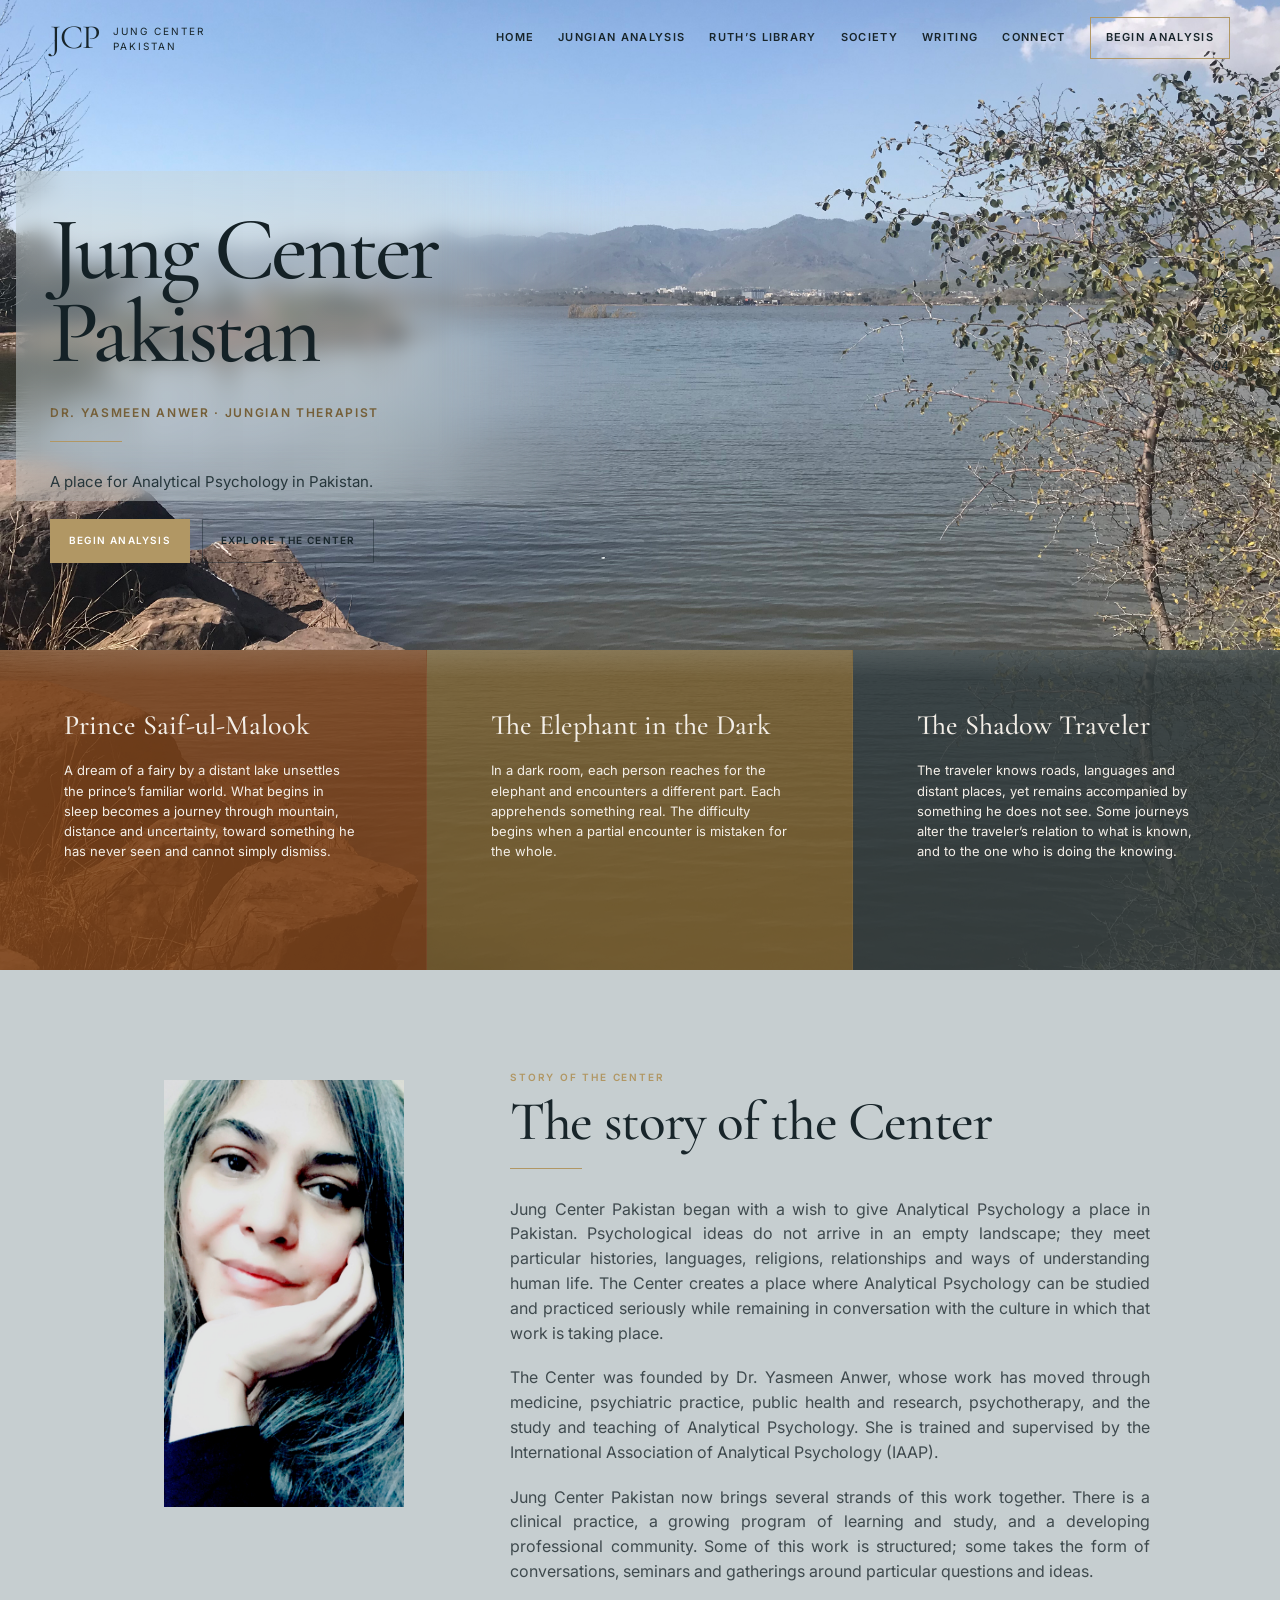
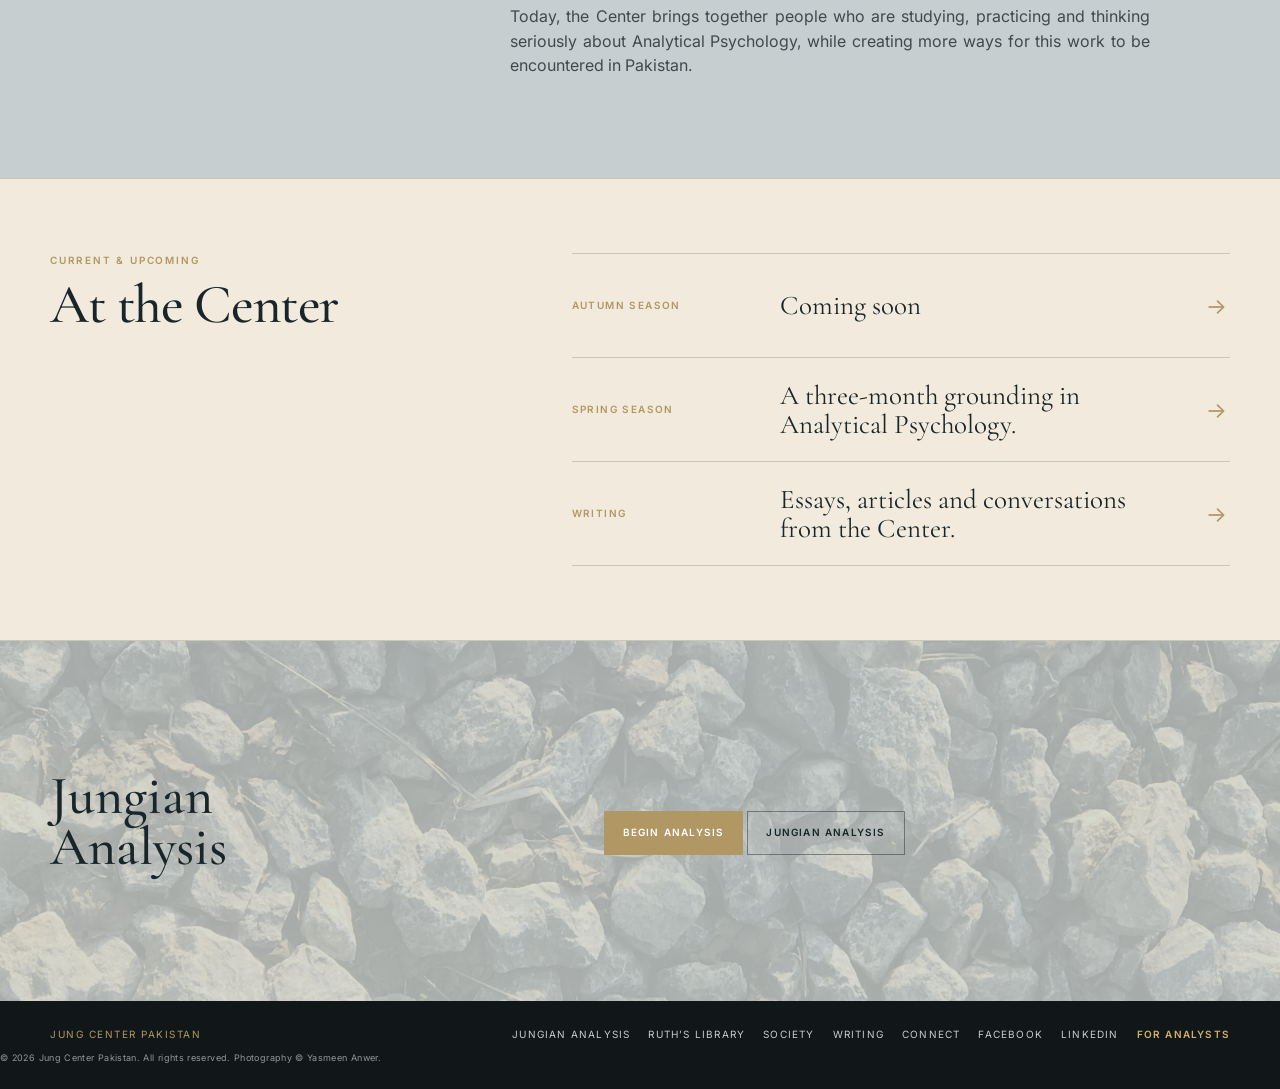
<file: index.html>
<!DOCTYPE html>

<html lang="en">
<head>
<meta charset="utf-8"/>
<meta content="width=device-width,initial-scale=1" name="viewport"/>
<title>Jung Center Pakistan</title>
<link href="styles.css" rel="stylesheet"/>
<meta content="Jung Center Pakistan brings together Jungian Analysis, learning, study and a developing professional community for Analytical Psychology in Pakistan." name="description"/><link href="https://www.jungianpakistan.org/" rel="canonical"/><meta content="Jung Center Pakistan" property="og:title"/><meta content="Jung Center Pakistan brings together Jungian Analysis, learning, study and a developing professional community for Analytical Psychology in Pakistan." property="og:description"/><meta content="https://www.jungianpakistan.org/" property="og:url"/><meta content="Jung Center Pakistan" property="og:site_name"/></head>
<body>
<section class="hero">
<header class="site-header">
<div class="shell">
<a aria-label="Jung Center Pakistan home" class="brand" href="index.html">
<span class="brand-mark">JCP</span>
<span class="brand-name">Jung Center<br/>Pakistan</span>
</a>
<button aria-expanded="false" aria-label="Open navigation" class="menu-toggle">Menu</button>
<nav aria-label="Primary navigation" class="nav">
<a aria-current="page" href="index.html">Home</a>
<a href="jungian-analysis.html">Jungian Analysis</a>
<a href="ruths-library.html">Ruth’s Library</a>
<a href="society.html">Society</a>
<a href="writing.html">Writing</a>
<a href="connect.html">Connect</a>
<a class="book" href="begin-analysis.html">Begin Analysis</a>
</nav>
</div>
</header>
<div class="hero-inner">
<div class="hero-copy">
<h1>Jung Center<br/>Pakistan</h1>
<div class="kicker">Dr. Yasmeen Anwer · Jungian Therapist</div>
<div class="rule"></div>
<p class="hero-intro">A place for Analytical Psychology in Pakistan.</p>
<div class="hero-actions">
<a class="btn primary" href="begin-analysis.html">Begin Analysis</a>
<a class="btn ghost" href="#center-story">Explore the Center</a>
</div>
</div>
</div>
<div aria-hidden="true" class="hero-index">
<span class="active">01</span><span>02</span><span>03</span><span>04</span>
</div>
</section>
<section aria-label="Three threshold stories" class="threshold-stories">
<article class="story one">

<h2>Prince Saif-ul-Malook</h2>
<p>A dream of a fairy by a distant lake unsettles the prince’s familiar world. What begins in sleep becomes a journey through mountain, distance and uncertainty, toward something he has never seen and cannot simply dismiss.</p>
</article>
<article class="story two">

<h2>The Elephant in the Dark</h2>
<p>In a dark room, each person reaches for the elephant and encounters a different part. Each apprehends something real. The difficulty begins when a partial encounter is mistaken for the whole.</p>
</article>
<article class="story three">

<h2>The Shadow Traveler</h2>
<p>The traveler knows roads, languages and distant places, yet remains accompanied by something he does not see. Some journeys alter the traveler’s relation to what is known, and to the one who is doing the knowing.</p>
</article>
</section>
<section class="center-story" id="center-story">
<div class="shell center-story-grid">
<div class="about-image founder-photo">
<img alt="Dr. Yasmeen Anwer" src="assets/tempImg%2016.jpg"/>
</div>
<div class="center-copy">
<div class="eyebrow">STORY OF THE CENTER</div>
<h2 class="display">The story of the Center</h2>
<div class="section-rule"></div>
<div class="about-copy">
<p>Jung Center Pakistan began with a wish to give Analytical Psychology a place in Pakistan. Psychological ideas do not arrive in an empty landscape; they meet particular histories, languages, religions, relationships and ways of understanding human life. The Center creates a place where Analytical Psychology can be studied and practiced seriously while remaining in conversation with the culture in which that work is taking place.</p>
<p>The Center was founded by Dr. Yasmeen Anwer, whose work has moved through medicine, psychiatric practice, public health and research, psychotherapy, and the study and teaching of Analytical Psychology. She is trained and supervised by the International Association of Analytical Psychology (IAAP).</p>
<p>Jung Center Pakistan now brings several strands of this work together. There is a clinical practice, a growing program of learning and study, and a developing professional community. Some of this work is structured; some takes the form of conversations, seminars and gatherings around particular questions and ideas.</p>
<p>Today, the Center brings together people who are studying, practicing and thinking seriously about Analytical Psychology, while creating more ways for this work to be encountered in Pakistan.</p>
</div>
</div>
</div>
</section>
<section class="current-work" id="current-work">
<div class="shell current-work-grid">
<div class="current-work-heading"><div class="eyebrow">Current &amp; upcoming</div><h2 class="display">At the Center</h2></div>
<div class="offering-index">
<a class="offering-row" href="autumn-season.html"><span class="offering-kind">Autumn Season</span><span class="offering-name">Coming soon</span><span class="offering-arrow">→</span></a>
<a class="offering-row" href="spring-season.html"><span class="offering-kind">Spring Season</span><span class="offering-name">A three-month grounding in Analytical Psychology.</span><span class="offering-arrow">→</span></a>
<a class="offering-row" href="writing.html"><span class="offering-kind">Writing</span><span class="offering-name">Essays, articles and conversations from the Center.</span><span class="offering-arrow">→</span></a>
</div></div></section>
<section class="psych-feature">
<div class="shell">
<div>
<h2>Jungian<br/>Analysis</h2>
</div>
<div class="feature-copy">
<div style="margin-top:24px">
<a class="btn primary" href="begin-analysis.html">Begin Analysis</a>
<a class="btn ghost" href="jungian-analysis.html">Jungian Analysis</a>
</div>
</div>
</div>
</section>
<footer class="site-footer">
<div class="shell footer-grid">
<div class="footer-brand">Jung Center Pakistan</div>
<nav aria-label="Footer navigation" class="footer-nav">
<a href="jungian-analysis.html">Jungian Analysis</a>
<a href="ruths-library.html">Ruth’s Library</a>
<a href="society.html">Society</a>
<a href="writing.html">Writing</a>
<a href="connect.html">Connect</a>
<a href="https://www.facebook.com/JungianPakistan" target="_blank" rel="noopener noreferrer">Facebook</a><a href="https://pk.linkedin.com/in/dr-yasmeen-anwer-760810267" target="_blank" rel="noopener noreferrer">LinkedIn</a><a class="analysts-link" href="for-analysts.html">For Analysts</a></nav>
</div>
  <div class="footer-copyright">© 2026 Jung Center Pakistan. All rights reserved. Photography © Yasmeen Anwer.</div>
</footer>
<script src="script.js"></script>
</body>
</html>
</file>
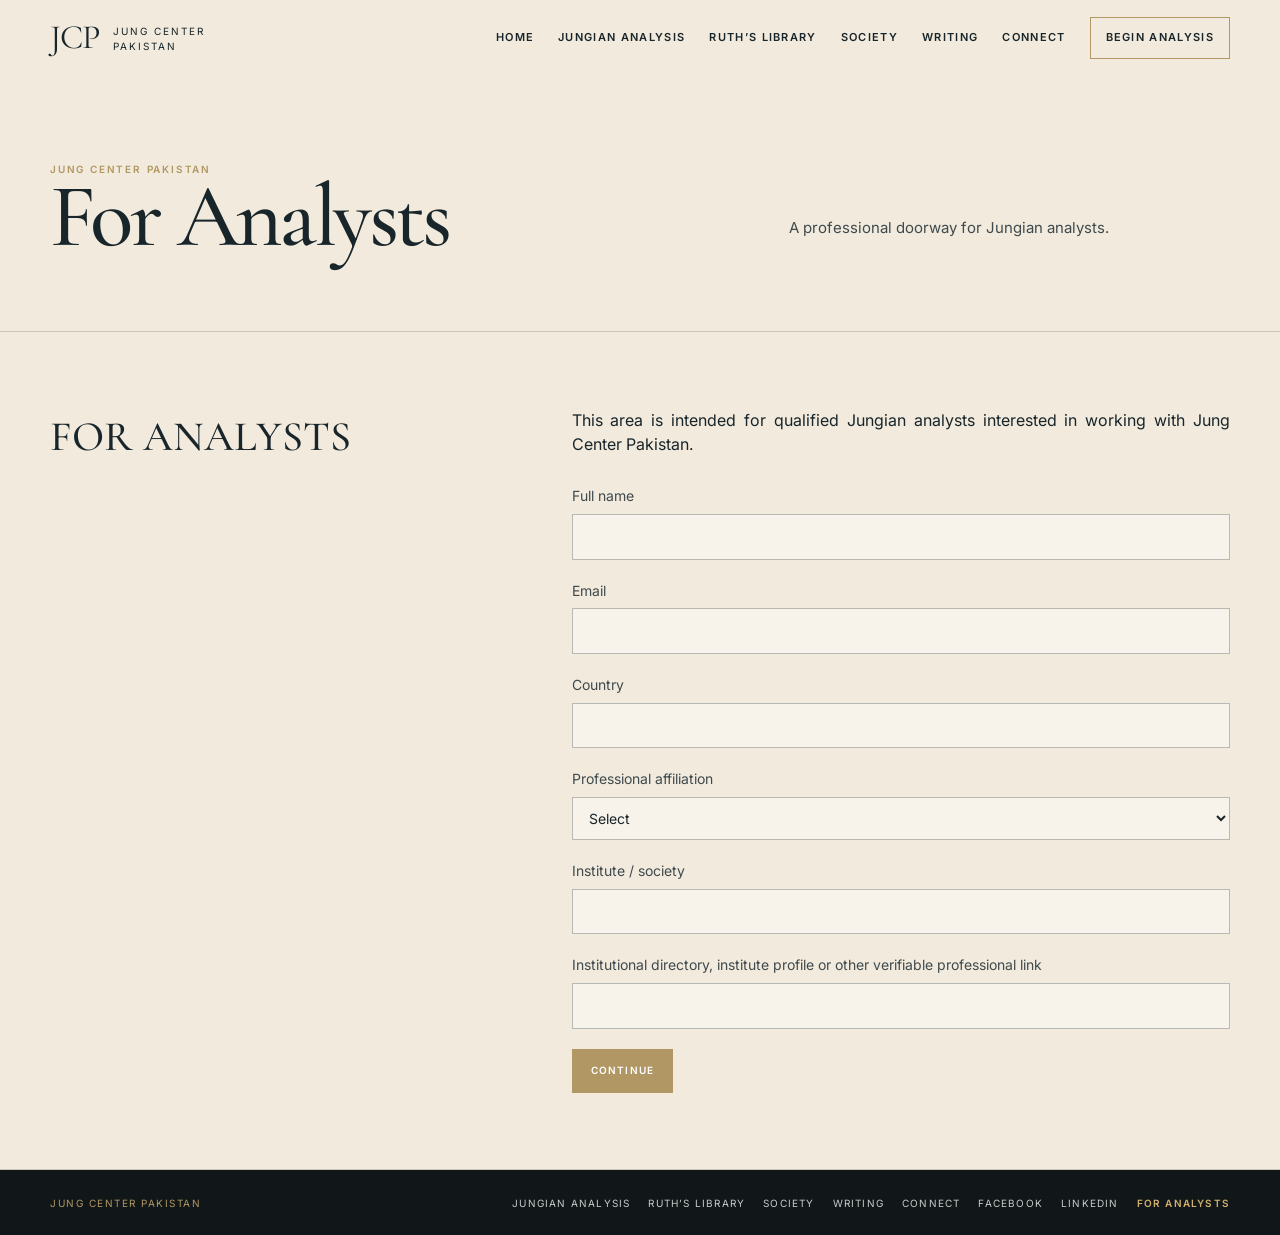
<file: analyst-proposals.html>
<!DOCTYPE html><html lang="en"><head><meta charset="utf-8"><meta name="viewport" content="width=device-width,initial-scale=1"><title>For Analysts — Jung Center Pakistan</title><link href="styles.css" rel="stylesheet"><meta name="robots" content="noindex,nofollow"><meta name="description" content="For Jungian analysts working with Jung Center Pakistan."></head><body><div class="page-header">
<header class="site-header">
<div class="shell">
<a aria-label="Jung Center Pakistan home" class="brand" href="index.html">
<span class="brand-mark">JCP</span>
<span class="brand-name">Jung Center<br/>Pakistan</span>
</a>
<button aria-expanded="false" aria-label="Open navigation" class="menu-toggle">Menu</button>
<nav aria-label="Primary navigation" class="nav">
<a href="index.html">Home</a>
<a href="jungian-analysis.html">Jungian Analysis</a>
<a href="ruths-library.html">Ruth’s Library</a>
<a href="society.html">Society</a>
<a href="writing.html">Writing</a>
<a href="connect.html">Connect</a>
<a class="book" href="begin-analysis.html">Begin Analysis</a>
</nav>
</div>
</header>
<div class="shell page-intro page-intro-grid analysts-intro">
<div><div class="eyebrow">Jung Center Pakistan</div><h1 class="page-title">For Analysts</h1></div>
<div><p class="page-lede">For Jungian analysts interested in contributing to work at the Center.</p></div>
</div>
</div><section class="editorial-section ivory analysts-page"><div class="shell section-grid"><div><h2 class="section-title">FOR ANALYSTS</h2></div><div class="copy-col"><p>Jung Center Pakistan welcomes conversations with Jungian analysts interested in contributing to the development of Analytical Psychology in Pakistan.</p><p>There are currently two ways to work with JCP:</p><h2>OFFER A SEMINAR OR WORKSHOP</h2><p>JCP welcomes proposals from Jungian analysts interested in offering online seminars, lectures, workshops or conversations to audiences in Pakistan.</p><p>Analysts are invited to tell us what they would like to offer. Proposals are considered individually, and details are discussed before an event is confirmed.</p><h2>MAKE YOUR DIGITAL WORK AVAILABLE THROUGH JCP</h2><p>JCP is beginning conversations with Jungian analysts who have existing digital work, including recorded lectures and seminars, publications, audio and other downloadable material.</p><p>Selected work may later be made available to audiences in Pakistan through JCP. Territorial pricing and any other arrangements are discussed with the analyst before anything is made available.</p></div></div></section><section class="editorial-section zinc"><div class="shell section-grid"><div><h2 class="section-title">START A CONVERSATION</h2></div><div class="copy-col"><form class="jcp-form" id="analyst-proposal-form" action="https://formsubmit.co/jungianpakistan@gmail.com" method="post"><input type="hidden" name="_subject" value="JCP — For Analysts proposal"><input type="hidden" name="_captcha" value="false"><input type="hidden" name="Full name" id="proposal-name"><input type="hidden" name="Email" id="proposal-email"><input type="hidden" name="Country" id="proposal-country"><input type="hidden" name="Professional affiliation" id="proposal-affiliation"><input type="hidden" name="Institute / society" id="proposal-institute"><input type="hidden" name="Credential link" id="proposal-credential"><fieldset><legend>I would like to:</legend><label><input name="I would like to" required type="radio" value="Offer an online seminar / lecture / workshop"> Offer an online seminar / lecture / workshop</label><label><input name="I would like to" type="radio" value="Make existing digital work available through JCP"> Make existing digital work available through JCP</label><label><input name="I would like to" type="radio" value="Discuss another form of collaboration"> Discuss another form of collaboration</label></fieldset><label>Tell us about your proposal<textarea name="Tell us about your proposal" required rows="8"></textarea></label><label>Title<input name="Title"></label><label>Brief description<textarea name="Brief description" rows="4"></textarea></label><label>Format<input name="Format"></label><label>Relevant links<textarea name="Relevant links" rows="3"></textarea></label><div id="digital-price-fields" hidden><label>Existing price, where applicable<input name="Existing price"></label></div><div class="submission-terms" id="submission-terms"><h2>SUBMISSION TERMS</h2><p>Submission of a proposal does not constitute acceptance or create an agreement with JCP.</p><p>JCP retains discretion over the work, events and collaborations it accepts, hosts, lists, promotes or continues to offer.</p><p>Live seminars, lectures and workshops are considered individually. Details are agreed separately before an event is confirmed.</p><p>For digital work, the analyst confirms that they own or control the rights necessary to authorize its sale and distribution through JCP.</p><p>Where territorial pricing is agreed, JCP will take reasonable measures to maintain the intended territorial restriction.</p><p>Submission of digital material does not authorize JCP to sell, publish or distribute it. Any work and arrangements must first be agreed by both parties.</p></div><label class="terms-check"><input name="Submission terms agreed" required type="checkbox"> I have read and agree to the <a href="#submission-terms">submission terms</a>.</label><button class="btn primary" type="submit">START A CONVERSATION</button></form></div></div></section><footer class="site-footer">
<div class="shell footer-grid">
<div class="footer-brand">Jung Center Pakistan</div>
<nav aria-label="Footer navigation" class="footer-nav">
<a href="jungian-analysis.html">Jungian Analysis</a>
<a href="ruths-library.html">Ruth’s Library</a>
<a href="society.html">Society</a>
<a href="writing.html">Writing</a>
<a href="connect.html">Connect</a>
<a href="https://www.facebook.com/JungianPakistan" target="_blank" rel="noopener noreferrer">Facebook</a><a href="https://pk.linkedin.com/in/dr-yasmeen-anwer-760810267" target="_blank" rel="noopener noreferrer">LinkedIn</a><a class="analysts-link" href="for-analysts.html">For Analysts</a></nav>
</div>
</footer><script src="script.js"></script></body></html>
</file>
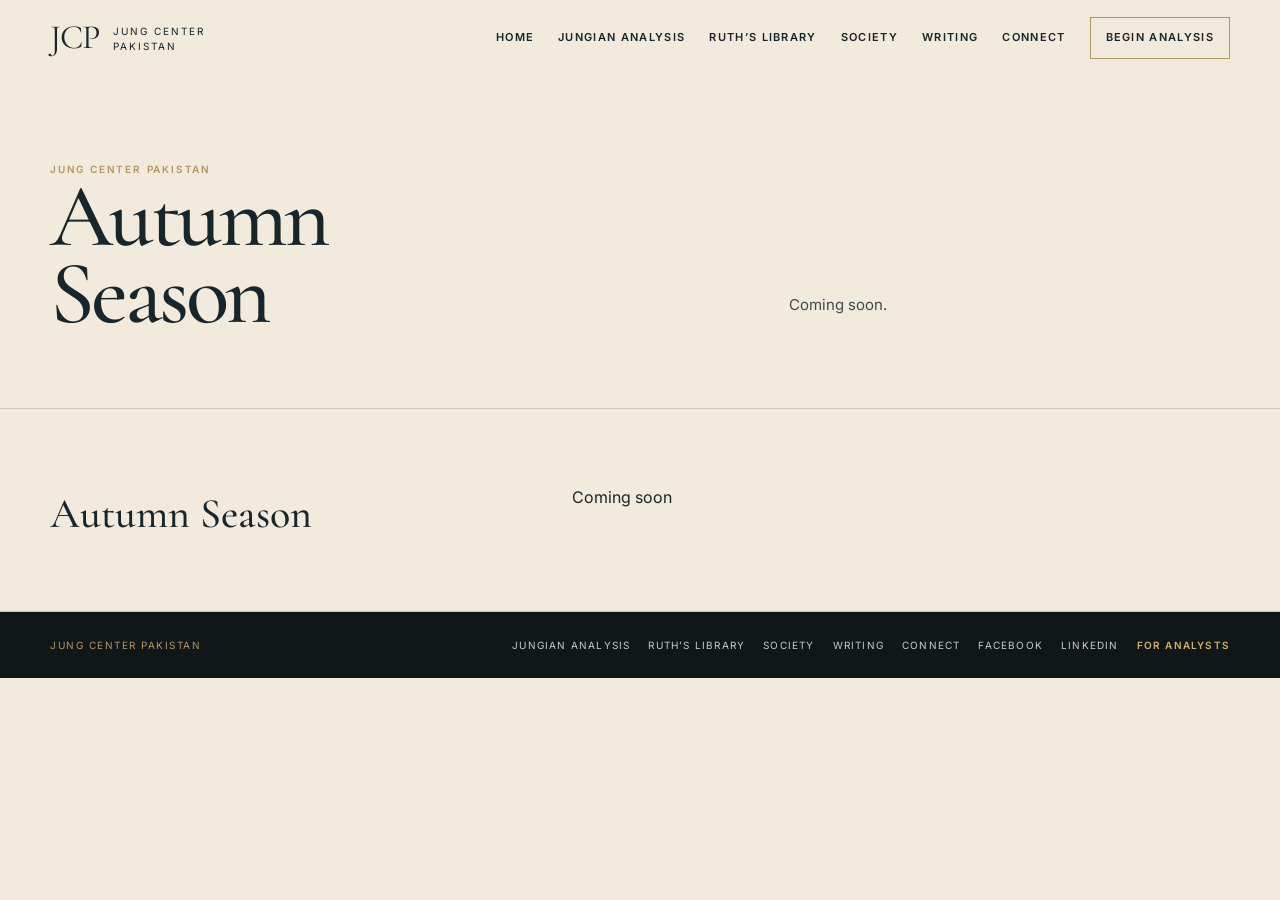
<file: autumn-season.html>
<!DOCTYPE html>

<html><head><meta charset="utf-8"/><meta content="width=device-width,initial-scale=1" name="viewport"/><title>Autumn Season — Jung Center Pakistan</title><link href="styles.css" rel="stylesheet"/><meta content="Autumn seasonal learning offerings from Jung Center Pakistan." name="description"/><link href="https://www.jungianpakistan.org/autumn-season.html" rel="canonical"/><meta content="Autumn Season — Jung Center Pakistan" property="og:title"/><meta content="Autumn seasonal learning offerings from Jung Center Pakistan." property="og:description"/><meta content="https://www.jungianpakistan.org/autumn-season.html" property="og:url"/><meta content="Jung Center Pakistan" property="og:site_name"/></head><body><div class="page-header"><header class="site-header"><div class="shell"><a class="brand" href="index.html"><span class="brand-mark">JCP</span><span class="brand-name">Jung Center<br/>Pakistan</span></a><button aria-expanded="false" class="menu-toggle">Menu</button><nav class="nav"><a href="index.html">Home</a><a href="jungian-analysis.html">Jungian Analysis</a><a href="ruths-library.html">Ruth’s Library</a><a href="society.html">Society</a><a href="writing.html">Writing</a>
<a href="connect.html">Connect</a><a class="book" href="begin-analysis.html">Begin Analysis</a></nav></div></header><div class="shell page-intro page-intro-grid"><div><div class="eyebrow">Jung Center Pakistan</div><h1 class="page-title">Autumn<br/>Season</h1></div><div><p class="page-lede">Coming soon.</p></div></div></div><section class="editorial-section ivory"><div class="shell section-grid"><div><h2 class="section-title">Autumn Season</h2></div><div class="copy-col"><p>Coming soon</p></div></div></section><footer class="site-footer"><div class="shell footer-grid"><div class="footer-brand">Jung Center Pakistan</div><nav class="footer-nav"><a href="jungian-analysis.html">Jungian Analysis</a><a href="ruths-library.html">Ruth’s Library</a><a href="society.html">Society</a><a href="writing.html">Writing</a>
<a href="connect.html">Connect</a><a href="https://www.facebook.com/JungianPakistan" target="_blank" rel="noopener noreferrer">Facebook</a><a href="https://pk.linkedin.com/in/dr-yasmeen-anwer-760810267" target="_blank" rel="noopener noreferrer">LinkedIn</a><a class="analysts-link" href="for-analysts.html">For Analysts</a></nav></div></footer><script src="script.js"></script></body></html>
</file>
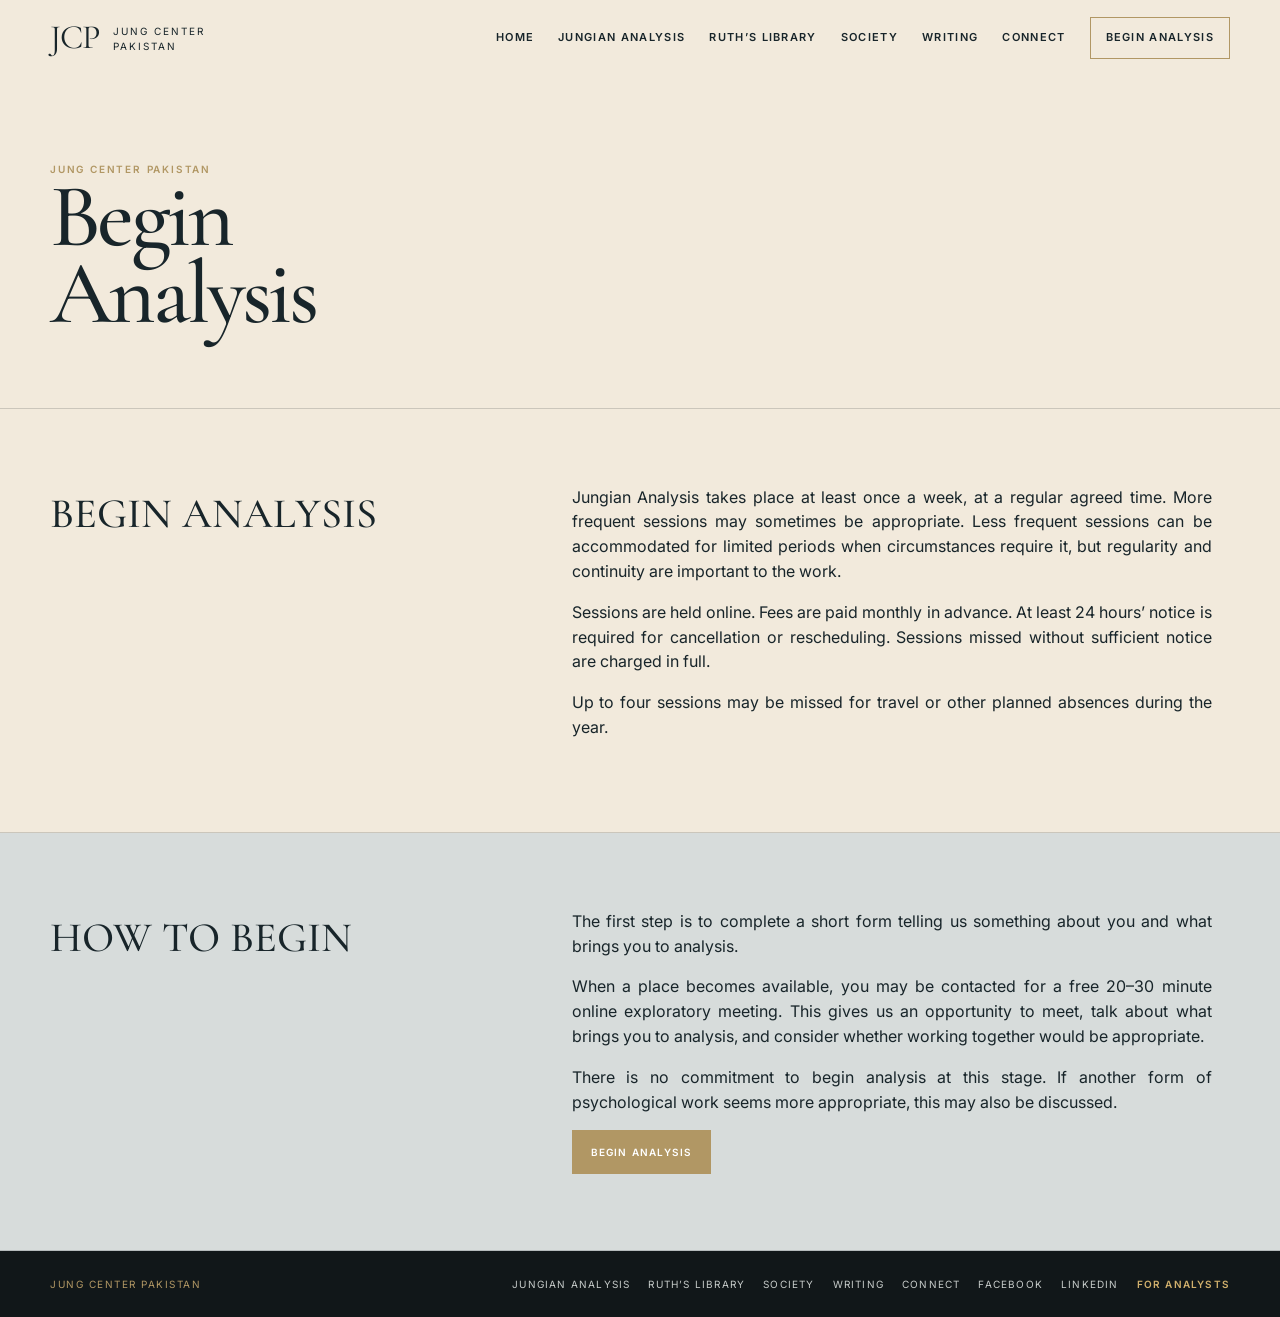
<file: begin-analysis.html>
<!DOCTYPE html>

<html lang="en">
<head><meta charset="utf-8"/><meta content="width=device-width,initial-scale=1" name="viewport"/>
<title>Begin Analysis — Jung Center Pakistan</title><link href="styles.css" rel="stylesheet"/><meta content="Practical information about beginning Jungian Analysis with Dr. Yasmeen Anwer at Jung Center Pakistan." name="description"/><link href="https://www.jungianpakistan.org/begin-analysis.html" rel="canonical"/><meta content="Begin Analysis — Jung Center Pakistan" property="og:title"/><meta content="Practical information about beginning Jungian Analysis with Dr. Yasmeen Anwer at Jung Center Pakistan." property="og:description"/><meta content="https://www.jungianpakistan.org/begin-analysis.html" property="og:url"/><meta content="Jung Center Pakistan" property="og:site_name"/></head>
<body>
<div class="page-header">
<header class="site-header">
<div class="shell">
<a aria-label="Jung Center Pakistan home" class="brand" href="index.html">
<span class="brand-mark">JCP</span>
<span class="brand-name">Jung Center<br/>Pakistan</span>
</a>
<button aria-expanded="false" aria-label="Open navigation" class="menu-toggle">Menu</button>
<nav aria-label="Primary navigation" class="nav">
<a href="index.html">Home</a>
<a href="jungian-analysis.html">Jungian Analysis</a>
<a href="ruths-library.html">Ruth’s Library</a>
<a href="society.html">Society</a>
<a href="writing.html">Writing</a>
<a href="connect.html">Connect</a>
<a class="book" href="begin-analysis.html">Begin Analysis</a>
</nav>
</div>
</header>
<div class="shell page-intro page-intro-grid"><div><div class="eyebrow">Jung Center Pakistan</div><h1 class="page-title">Begin<br/>Analysis</h1></div></div>
</div>
<section class="editorial-section ivory" id="practical-terms"><div class="shell section-grid">
<div><h1 class="section-title">BEGIN ANALYSIS</h1></div>
<div class="copy-col"><p>Jungian Analysis takes place at least once a week, at a regular agreed time. More frequent sessions may sometimes be appropriate. Less frequent sessions can be accommodated for limited periods when circumstances require it, but regularity and continuity are important to the work.</p><p>Sessions are held online. Fees are paid monthly in advance. At least 24 hours’ notice is required for cancellation or rescheduling. Sessions missed without sufficient notice are charged in full.</p><p>Up to four sessions may be missed for travel or other planned absences during the year.</p></div>
</div></section>
<section class="editorial-section zinc"><div class="shell section-grid">
<div><h2 class="section-title">HOW TO BEGIN</h2></div>
<div class="copy-col"><p>The first step is to complete a short form telling us something about you and what brings you to analysis.</p><p>When a place becomes available, you may be contacted for a free 20–30 minute online exploratory meeting. This gives us an opportunity to meet, talk about what brings you to analysis, and consider whether working together would be appropriate.</p><p>There is no commitment to begin analysis at this stage. If another form of psychological work seems more appropriate, this may also be discussed.</p>
<div class="psychotherapy-action"><a class="btn primary" href="https://docs.google.com/forms/d/e/1FAIpQLSdQmtMYsdbY90MuOVV5u1W_qMQUb0_vFHHUh7BMiK59u8WEoA/viewform?usp=share_link" rel="noopener" target="_blank">BEGIN ANALYSIS</a></div>
</div></div></section>
<footer class="site-footer">
<div class="shell footer-grid">
<div class="footer-brand">Jung Center Pakistan</div>
<nav aria-label="Footer navigation" class="footer-nav">
<a href="jungian-analysis.html">Jungian Analysis</a>
<a href="ruths-library.html">Ruth’s Library</a>
<a href="society.html">Society</a>
<a href="writing.html">Writing</a>
<a href="connect.html">Connect</a>
<a href="https://www.facebook.com/JungianPakistan" target="_blank" rel="noopener noreferrer">Facebook</a><a href="https://pk.linkedin.com/in/dr-yasmeen-anwer-760810267" target="_blank" rel="noopener noreferrer">LinkedIn</a><a class="analysts-link" href="for-analysts.html">For Analysts</a></nav>
</div>
</footer>
<script src="script.js"></script>
</body></html>
</file>
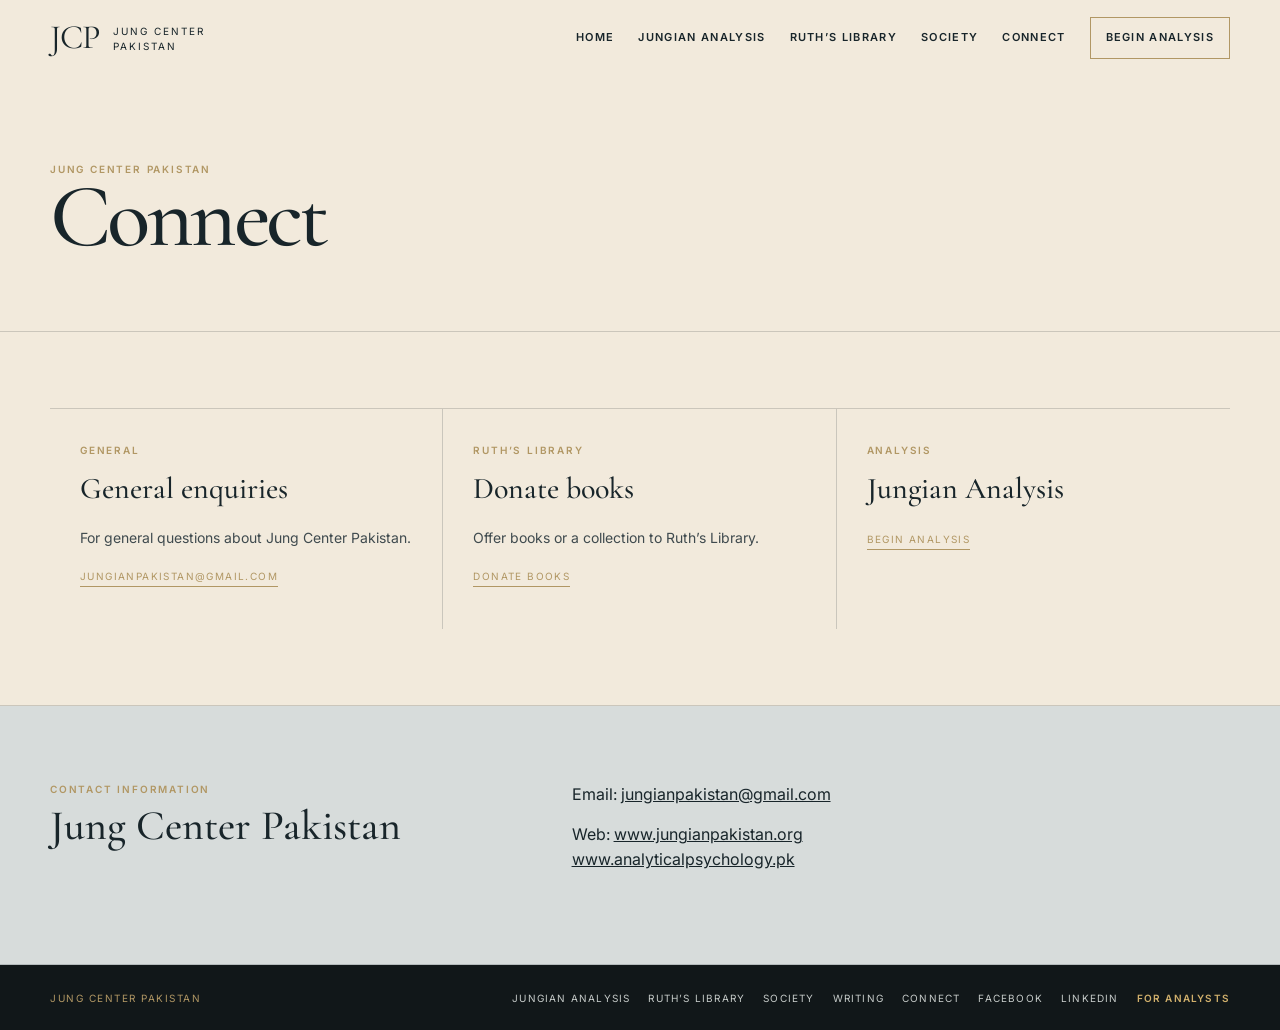
<file: connect.html>
<!DOCTYPE html>

<html lang="en">
<head><meta charset="utf-8"/><meta content="width=device-width,initial-scale=1" name="viewport"/>
<title>Connect — Jung Center Pakistan</title><link href="styles.css" rel="stylesheet"/><meta content="Contact Jung Center Pakistan and find its official websites and email address." name="description"/><link href="https://www.jungianpakistan.org/connect.html" rel="canonical"/><meta content="Connect — Jung Center Pakistan" property="og:title"/><meta content="Contact Jung Center Pakistan and find its official websites and email address." property="og:description"/><meta content="https://www.jungianpakistan.org/connect.html" property="og:url"/><meta content="Jung Center Pakistan" property="og:site_name"/></head>
<body>
<div class="page-header">
<header class="site-header">
<div class="shell">
<a aria-label="Jung Center Pakistan home" class="brand" href="index.html">
<span class="brand-mark">JCP</span>
<span class="brand-name">Jung Center<br/>Pakistan</span>
</a>
<button aria-expanded="false" aria-label="Open navigation" class="menu-toggle">Menu</button>
<nav aria-label="Primary navigation" class="nav">
<a href="index.html">Home</a>
<a href="jungian-analysis.html">Jungian Analysis</a>
<a href="ruths-library.html">Ruth’s Library</a>
<a href="society.html">Society</a>
<a aria-current="page" href="connect.html">Connect</a>
<a class="book" href="begin-analysis.html">Begin Analysis</a>
</nav>
</div>
</header>
<div class="shell page-intro page-intro-grid">
<div><div class="eyebrow">Jung Center Pakistan</div><h1 class="page-title">Connect</h1></div>

</div>
</div>
<section class="editorial-section ivory">
<div class="shell">
<div class="contact-routes">
<article class="contact-route"><div class="section-label">General</div><h3>General enquiries</h3><p>For general questions about Jung Center Pakistan.</p><a class="text-link" href="mailto:jungianpakistan@gmail.com">jungianpakistan@gmail.com</a></article>
<article class="contact-route"><div class="section-label">Ruth’s Library</div><h3>Donate books</h3><p>Offer books or a collection to Ruth’s Library.</p><a class="text-link" href="ruths-library.html#donate-books">Donate books</a></article>
<article class="contact-route"><div class="section-label">Analysis</div><h3>Jungian Analysis</h3><a class="text-link" href="begin-analysis.html">Begin Analysis</a></article>
</div>
</div>
</section>
<section class="editorial-section zinc">
<div class="shell section-grid">
<div><div class="section-label">Contact information</div><h2 class="section-title">Jung Center Pakistan</h2></div>
<div class="copy-col"><p>Email: <a href="mailto:jungianpakistan@gmail.com">jungianpakistan@gmail.com</a></p><p>Web: <a href="https://www.jungianpakistan.org">www.jungianpakistan.org</a><br/><a href="https://www.analyticalpsychology.pk">www.analyticalpsychology.pk</a></p></div>
</div>
</section>
<footer class="site-footer">
<div class="shell footer-grid">
<div class="footer-brand">Jung Center Pakistan</div>
<nav aria-label="Footer navigation" class="footer-nav">
<a href="jungian-analysis.html">Jungian Analysis</a>
<a href="ruths-library.html">Ruth’s Library</a>
<a href="society.html">Society</a>
<a href="writing.html">Writing</a>
<a href="connect.html">Connect</a>
<a href="https://www.facebook.com/JungianPakistan" target="_blank" rel="noopener noreferrer">Facebook</a><a href="https://pk.linkedin.com/in/dr-yasmeen-anwer-760810267" target="_blank" rel="noopener noreferrer">LinkedIn</a><a class="analysts-link" href="for-analysts.html">For Analysts</a></nav>
</div>
</footer>
<script src="script.js"></script>
</body></html>
</file>
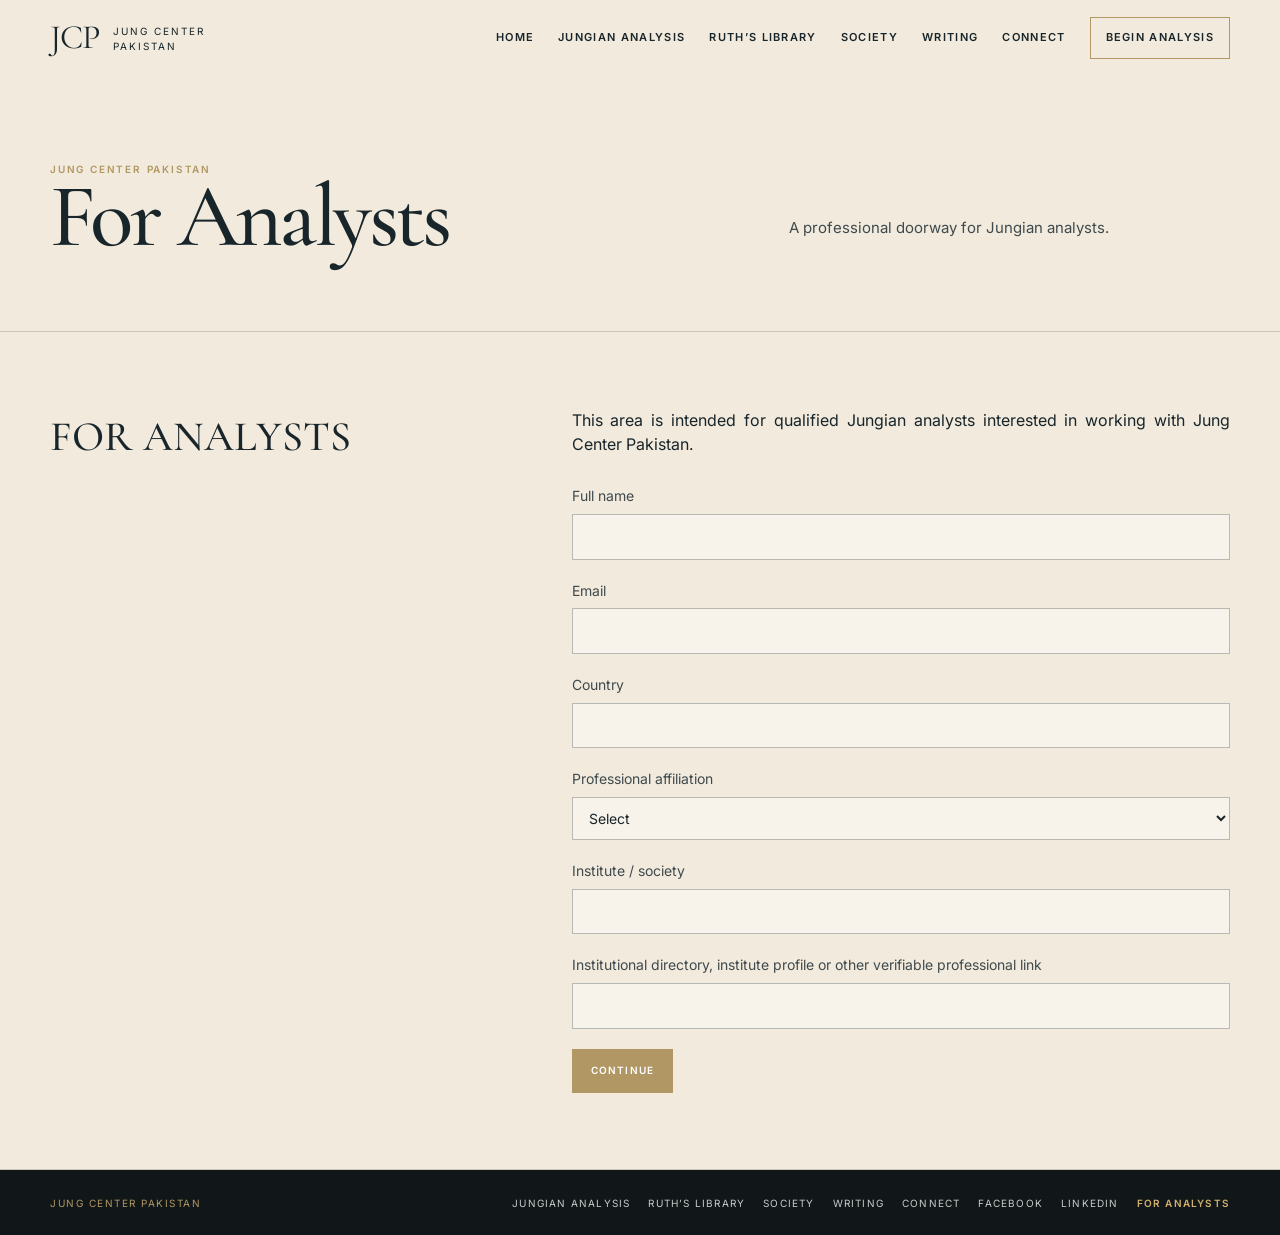
<file: for-analysts.html>
<!DOCTYPE html>

<html lang="en">
<head><meta charset="utf-8"/><meta content="width=device-width,initial-scale=1" name="viewport"/>
<title>For Analysts — Jung Center Pakistan</title><link href="styles.css" rel="stylesheet"/><meta content="A professional doorway for Jungian analysts interested in offering seminars or making digital work available through Jung Center Pakistan." name="description"/><link href="https://www.jungianpakistan.org/for-analysts.html" rel="canonical"/><meta content="For Analysts — Jung Center Pakistan" property="og:title"/><meta content="A professional doorway for Jungian analysts interested in offering seminars or making digital work available through Jung Center Pakistan." property="og:description"/><meta content="https://www.jungianpakistan.org/for-analysts.html" property="og:url"/><meta content="Jung Center Pakistan" property="og:site_name"/></head>
<body>
<div class="page-header">
<header class="site-header">
<div class="shell">
<a aria-label="Jung Center Pakistan home" class="brand" href="index.html">
<span class="brand-mark">JCP</span>
<span class="brand-name">Jung Center<br/>Pakistan</span>
</a>
<button aria-expanded="false" aria-label="Open navigation" class="menu-toggle">Menu</button>
<nav aria-label="Primary navigation" class="nav">
<a href="index.html">Home</a>
<a href="jungian-analysis.html">Jungian Analysis</a>
<a href="ruths-library.html">Ruth’s Library</a>
<a href="society.html">Society</a>
<a href="writing.html">Writing</a>
<a href="connect.html">Connect</a>
<a class="book" href="begin-analysis.html">Begin Analysis</a>
</nav>
</div>
</header>
<div class="shell page-intro page-intro-grid analysts-intro">
<div><div class="eyebrow">Jung Center Pakistan</div><h1 class="page-title">For Analysts</h1></div>
<div><p class="page-lede">A professional doorway for Jungian analysts.</p></div>
</div>
</div>
<section class="editorial-section ivory analyst-gate"><div class="shell section-grid"><div><h2 class="section-title">FOR ANALYSTS</h2></div><div class="copy-col"><p>This area is intended for qualified Jungian analysts interested in working with Jung Center Pakistan.</p><form class="jcp-form" id="analyst-gate-form"><label>Full name<input id="gate-name" required=""/></label><label>Email<input id="gate-email" required="" type="email"/></label><label>Country<input id="gate-country" required=""/></label><label>Professional affiliation<select id="gate-affiliation-type" required=""><option disabled="" selected="" value="">Select</option><option>IAAP individual member</option><option>IAAP member society or institute</option><option>Other Jungian institute or professional society</option></select></label><label>Institute / society<input id="gate-institute" required=""/></label><label>Institutional directory, institute profile or other verifiable professional link<input id="gate-credential" required="" type="url"/></label><button class="btn primary" type="submit">CONTINUE</button></form></div></div></section><footer class="site-footer">
<div class="shell footer-grid">
<div class="footer-brand">Jung Center Pakistan</div>
<nav aria-label="Footer navigation" class="footer-nav">
<a href="jungian-analysis.html">Jungian Analysis</a>
<a href="ruths-library.html">Ruth’s Library</a>
<a href="society.html">Society</a>
<a href="writing.html">Writing</a>
<a href="connect.html">Connect</a>
<a href="https://www.facebook.com/JungianPakistan" target="_blank" rel="noopener noreferrer">Facebook</a><a href="https://pk.linkedin.com/in/dr-yasmeen-anwer-760810267" target="_blank" rel="noopener noreferrer">LinkedIn</a><a class="analysts-link" href="for-analysts.html">For Analysts</a></nav>
</div>
</footer>
<script src="script.js"></script>
</body></html>
</file>
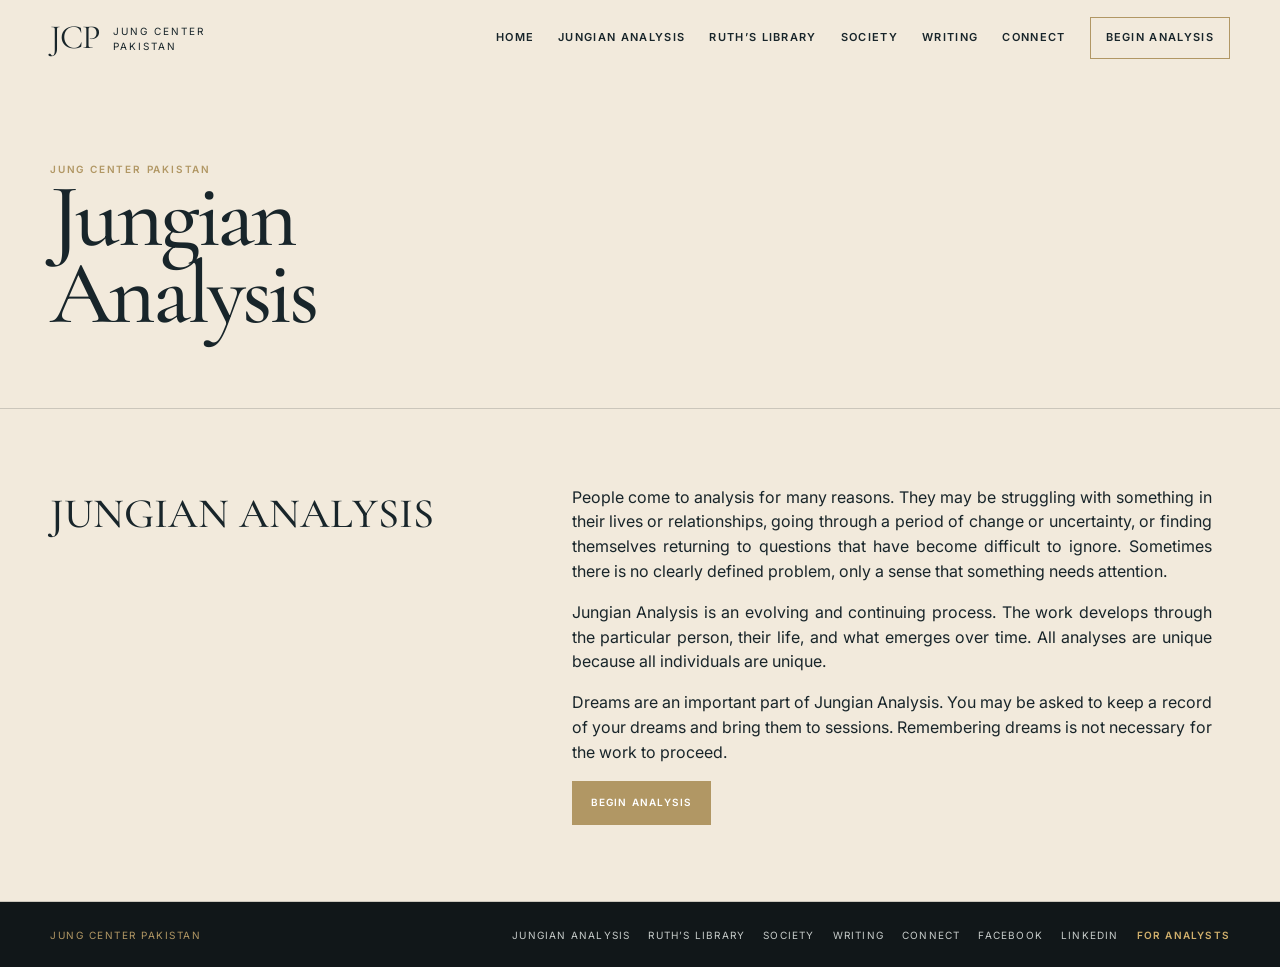
<file: jungian-analysis.html>
<!DOCTYPE html>

<html lang="en">
<head><meta charset="utf-8"/><meta content="width=device-width,initial-scale=1" name="viewport"/>
<title>Jungian Analysis — Jung Center Pakistan</title><link href="styles.css" rel="stylesheet"/><meta content="Learn about Jungian Analysis at Jung Center Pakistan and how to begin analysis with Dr. Yasmeen Anwer." name="description"/><link href="https://www.jungianpakistan.org/jungian-analysis.html" rel="canonical"/><meta content="Jungian Analysis — Jung Center Pakistan" property="og:title"/><meta content="Learn about Jungian Analysis at Jung Center Pakistan and how to begin analysis with Dr. Yasmeen Anwer." property="og:description"/><meta content="https://www.jungianpakistan.org/jungian-analysis.html" property="og:url"/><meta content="Jung Center Pakistan" property="og:site_name"/></head>
<body>
<div class="page-header">
<header class="site-header">
<div class="shell">
<a aria-label="Jung Center Pakistan home" class="brand" href="index.html">
<span class="brand-mark">JCP</span>
<span class="brand-name">Jung Center<br/>Pakistan</span>
</a>
<button aria-expanded="false" aria-label="Open navigation" class="menu-toggle">Menu</button>
<nav aria-label="Primary navigation" class="nav">
<a href="index.html">Home</a>
<a aria-current="page" href="jungian-analysis.html">Jungian Analysis</a>
<a href="ruths-library.html">Ruth’s Library</a>
<a href="society.html">Society</a>
<a href="writing.html">Writing</a>
<a href="connect.html">Connect</a>
<a class="book" href="begin-analysis.html">Begin Analysis</a>
</nav>
</div>
</header>
<div class="shell page-intro page-intro-grid"><div><div class="eyebrow">Jung Center Pakistan</div><h1 class="page-title">Jungian<br/>Analysis</h1></div></div>
</div>
<section class="editorial-section ivory"><div class="shell section-grid">
<div><h1 class="section-title">JUNGIAN ANALYSIS</h1></div>
<div class="copy-col"><p>People come to analysis for many reasons. They may be struggling with something in their lives or relationships, going through a period of change or uncertainty, or finding themselves returning to questions that have become difficult to ignore. Sometimes there is no clearly defined problem, only a sense that something needs attention.</p><p>Jungian Analysis is an evolving and continuing process. The work develops through the particular person, their life, and what emerges over time. All analyses are unique because all individuals are unique.</p><p>Dreams are an important part of Jungian Analysis. You may be asked to keep a record of your dreams and bring them to sessions. Remembering dreams is not necessary for the work to proceed.</p>
<div class="psychotherapy-action"><a class="btn primary" href="begin-analysis.html">BEGIN ANALYSIS</a></div>
</div></div></section>
<footer class="site-footer">
<div class="shell footer-grid">
<div class="footer-brand">Jung Center Pakistan</div>
<nav aria-label="Footer navigation" class="footer-nav">
<a href="jungian-analysis.html">Jungian Analysis</a>
<a href="ruths-library.html">Ruth’s Library</a>
<a href="society.html">Society</a>
<a href="writing.html">Writing</a>
<a href="connect.html">Connect</a>
<a href="https://www.facebook.com/JungianPakistan" target="_blank" rel="noopener noreferrer">Facebook</a><a href="https://pk.linkedin.com/in/dr-yasmeen-anwer-760810267" target="_blank" rel="noopener noreferrer">LinkedIn</a><a class="analysts-link" href="for-analysts.html">For Analysts</a></nav>
</div>
</footer>
<script src="script.js"></script>
</body></html>
</file>
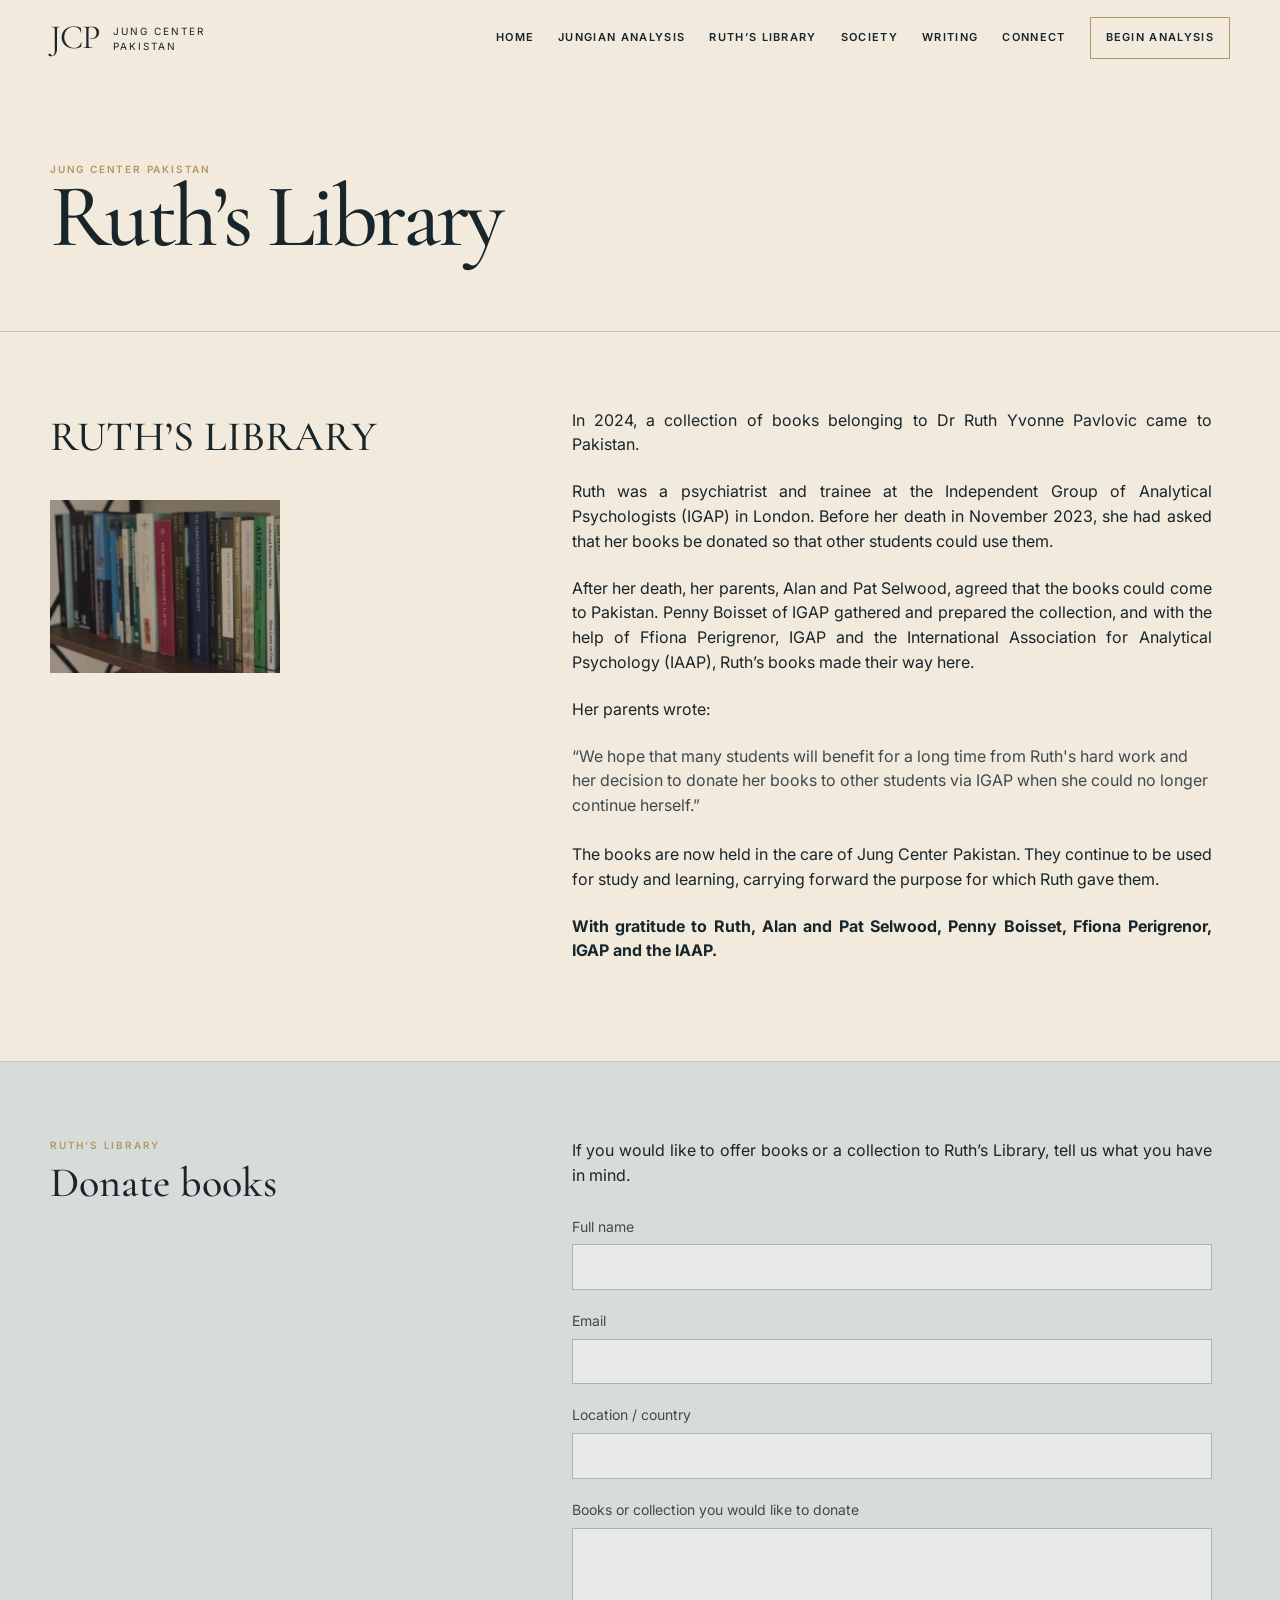
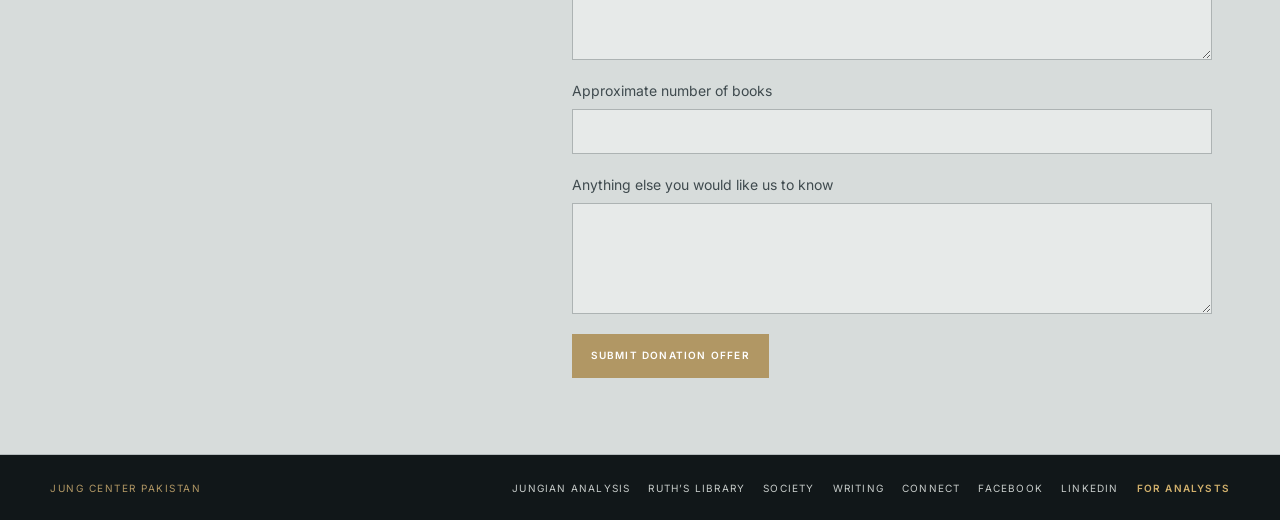
<file: ruths-library.html>
<!DOCTYPE html>

<html lang="en">
<head><meta charset="utf-8"/><meta content="width=device-width,initial-scale=1" name="viewport"/>
<title>Ruth’s Library — Jung Center Pakistan</title><link href="styles.css" rel="stylesheet"/><meta content="Ruth’s Library at Jung Center Pakistan, a growing collection supporting the study of Analytical Psychology in Pakistan." name="description"/><link href="https://www.jungianpakistan.org/ruths-library.html" rel="canonical"/><meta content="Ruth’s Library — Jung Center Pakistan" property="og:title"/><meta content="Ruth’s Library at Jung Center Pakistan, a growing collection supporting the study of Analytical Psychology in Pakistan." property="og:description"/><meta content="https://www.jungianpakistan.org/ruths-library.html" property="og:url"/><meta content="Jung Center Pakistan" property="og:site_name"/></head>
<body>
<div class="page-header">
<header class="site-header">
<div class="shell">
<a aria-label="Jung Center Pakistan home" class="brand" href="index.html">
<span class="brand-mark">JCP</span>
<span class="brand-name">Jung Center<br/>Pakistan</span>
</a>
<button aria-expanded="false" aria-label="Open navigation" class="menu-toggle">Menu</button>
<nav aria-label="Primary navigation" class="nav">
<a href="index.html">Home</a>
<a href="jungian-analysis.html">Jungian Analysis</a>
<a aria-current="page" href="ruths-library.html">Ruth’s Library</a>
<a href="society.html">Society</a>
<a href="writing.html">Writing</a>
<a href="connect.html">Connect</a>
<a class="book" href="begin-analysis.html">Begin Analysis</a>
</nav>
</div>
</header>
<div class="shell page-intro page-intro-grid"><div><div class="eyebrow">Jung Center Pakistan</div><h1 class="page-title">Ruth’s Library</h1></div></div>
</div>
<section class="editorial-section ivory ruth-library-page"><div class="shell section-grid ruth-library-grid">
<div class="ruth-library-aside"><h1 class="section-title">RUTH’S LIBRARY</h1><div class="ruth-photo-wrap"><img alt="Books in Ruth’s Library" src="assets/ruths-library-books.jpg"/></div></div><div class="copy-col ruth-library-copy">
<p>In 2024, a collection of books belonging to Dr Ruth Yvonne Pavlovic came to Pakistan.</p><p>Ruth was a psychiatrist and trainee at the Independent Group of Analytical Psychologists (IGAP) in London. Before her death in November 2023, she had asked that her books be donated so that other students could use them.</p><p>After her death, her parents, Alan and Pat Selwood, agreed that the books could come to Pakistan. Penny Boisset of IGAP gathered and prepared the collection, and with the help of Ffiona Perigrenor, IGAP and the International Association for Analytical Psychology (IAAP), Ruth’s books made their way here.</p><p>Her parents wrote:</p>
<blockquote>“We hope that many students will benefit for a long time from Ruth's hard work and her decision to donate her books to other students via IGAP when she could no longer continue herself.”</blockquote><p>The books are now held in the care of Jung Center Pakistan. They continue to be used for study and learning, carrying forward the purpose for which Ruth gave them.</p><p><strong>With gratitude to Ruth, Alan and Pat Selwood, Penny Boisset, Ffiona Perigrenor, IGAP and the IAAP.</strong></p>
</div></div></section><section class="editorial-section zinc" id="donate-books"><div class="shell section-grid"><div><div class="section-label">Ruth’s Library</div><h2 class="section-title">Donate books</h2></div><div class="copy-col"><p>If you would like to offer books or a collection to Ruth’s Library, tell us what you have in mind.</p><form action="https://formsubmit.co/jungianpakistan@gmail.com" class="jcp-form" method="post"><input name="_subject" type="hidden" value="JCP — Ruth’s Library book donation"/><input name="_captcha" type="hidden" value="false"/><label>Full name<input name="Full name" required=""/></label><label>Email<input name="Email" required="" type="email"/></label><label>Location / country<input name="Location / country" required=""/></label><label>Books or collection you would like to donate<textarea name="Books or collection" required="" rows="5"></textarea></label><label>Approximate number of books<input name="Approximate number of books"/></label><label>Anything else you would like us to know<textarea name="Note" rows="4"></textarea></label><button class="btn primary" type="submit">SUBMIT DONATION OFFER</button></form></div></div></section><footer class="site-footer">
<div class="shell footer-grid">
<div class="footer-brand">Jung Center Pakistan</div>
<nav aria-label="Footer navigation" class="footer-nav">
<a href="jungian-analysis.html">Jungian Analysis</a>
<a href="ruths-library.html">Ruth’s Library</a>
<a href="society.html">Society</a>
<a href="writing.html">Writing</a>
<a href="connect.html">Connect</a>
<a href="https://www.facebook.com/JungianPakistan" target="_blank" rel="noopener noreferrer">Facebook</a><a href="https://pk.linkedin.com/in/dr-yasmeen-anwer-760810267" target="_blank" rel="noopener noreferrer">LinkedIn</a><a class="analysts-link" href="for-analysts.html">For Analysts</a></nav>
</div>
</footer>
<script src="script.js"></script>
</body></html>
</file>
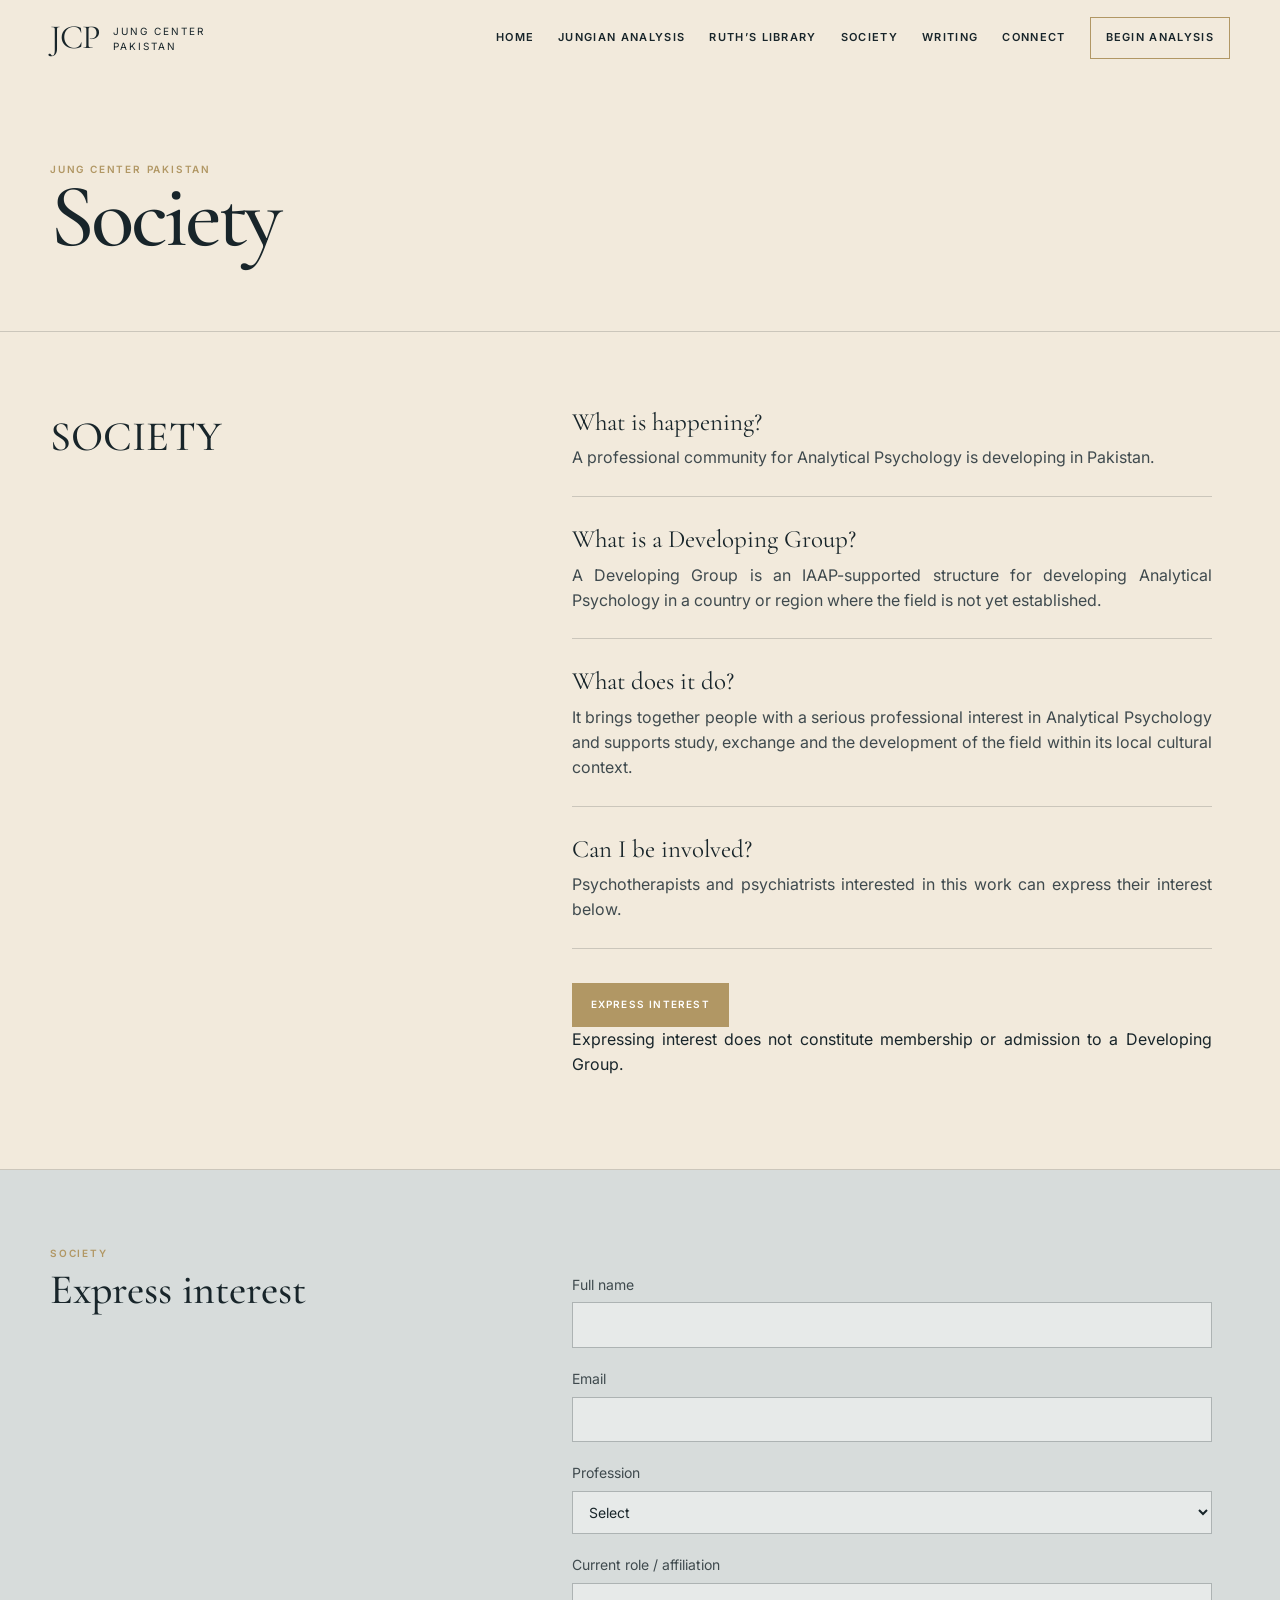
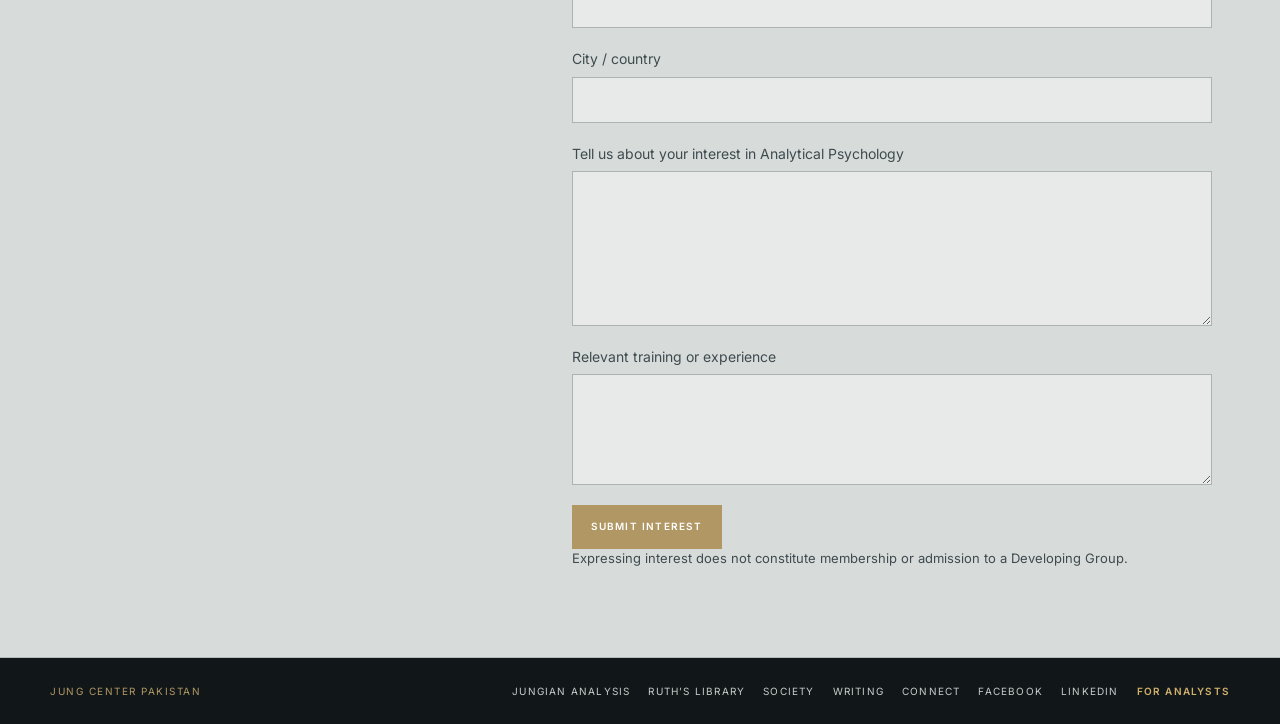
<file: society.html>
<!DOCTYPE html>

<html lang="en">
<head><meta charset="utf-8"/><meta content="width=device-width,initial-scale=1" name="viewport"/>
<title>Society — Jung Center Pakistan</title><link href="styles.css" rel="stylesheet"/><meta content="Information about the developing professional community for Analytical Psychology in Pakistan." name="description"/><link href="https://www.jungianpakistan.org/society.html" rel="canonical"/><meta content="Society — Jung Center Pakistan" property="og:title"/><meta content="Information about the developing professional community for Analytical Psychology in Pakistan." property="og:description"/><meta content="https://www.jungianpakistan.org/society.html" property="og:url"/><meta content="Jung Center Pakistan" property="og:site_name"/></head>
<body>
<div class="page-header">
<header class="site-header">
<div class="shell">
<a aria-label="Jung Center Pakistan home" class="brand" href="index.html">
<span class="brand-mark">JCP</span>
<span class="brand-name">Jung Center<br/>Pakistan</span>
</a>
<button aria-expanded="false" aria-label="Open navigation" class="menu-toggle">Menu</button>
<nav aria-label="Primary navigation" class="nav">
<a href="index.html">Home</a>
<a href="jungian-analysis.html">Jungian Analysis</a>
<a href="ruths-library.html">Ruth’s Library</a>
<a aria-current="page" href="society.html">Society</a>
<a href="writing.html">Writing</a>
<a href="connect.html">Connect</a>
<a class="book" href="begin-analysis.html">Begin Analysis</a>
</nav>
</div>
</header>
<div class="shell page-intro page-intro-grid"><div><div class="eyebrow">Jung Center Pakistan</div><h1 class="page-title">Society</h1></div></div>
</div>
<section class="editorial-section ivory society-page"><div class="shell section-grid">
<div><h1 class="section-title">SOCIETY</h1></div>
<div class="copy-col society-qa"><div class="society-qa-item"><h2>What is happening?</h2><p>A professional community for Analytical Psychology is developing in Pakistan.</p></div><div class="society-qa-item"><h2>What is a Developing Group?</h2><p>A Developing Group is an IAAP-supported structure for developing Analytical Psychology in a country or region where the field is not yet established.</p></div><div class="society-qa-item"><h2>What does it do?</h2><p>It brings together people with a serious professional interest in Analytical Psychology and supports study, exchange and the development of the field within its local cultural context.</p></div><div class="society-qa-item"><h2>Can I be involved?</h2><p>Psychotherapists and psychiatrists interested in this work can express their interest below.</p></div>
<div class="society-action"><a class="btn primary society-interest-link" href="#express-interest">EXPRESS INTEREST</a>
<p class="society-disclaimer">Expressing interest does not constitute membership or admission to a Developing Group.</p></div></div></div></section><section class="editorial-section zinc" id="express-interest"><div class="shell section-grid"><div><div class="section-label">Society</div><h2 class="section-title">Express interest</h2></div><div class="copy-col"><form action="https://formsubmit.co/jungianpakistan@gmail.com" class="jcp-form" method="post"><input name="_subject" type="hidden" value="JCP — Society expression of interest"/><input name="_captcha" type="hidden" value="false"/><label>Full name<input name="Full name" required=""/></label><label>Email<input name="Email" required="" type="email"/></label><label>Profession<select name="Profession" required=""><option disabled="" selected="" value="">Select</option><option>Psychotherapist</option><option>Psychiatrist</option></select></label><label>Current role / affiliation<input name="Current role / affiliation"/></label><label>City / country<input name="City / country" required=""/></label><label>Tell us about your interest in Analytical Psychology<textarea name="Interest in Analytical Psychology" required="" rows="6"></textarea></label><label>Relevant training or experience<textarea name="Relevant training or experience" rows="4"></textarea></label><button class="btn primary" type="submit">SUBMIT INTEREST</button><p class="form-note">Expressing interest does not constitute membership or admission to a Developing Group.</p></form></div></div></section><footer class="site-footer">
<div class="shell footer-grid">
<div class="footer-brand">Jung Center Pakistan</div>
<nav aria-label="Footer navigation" class="footer-nav">
<a href="jungian-analysis.html">Jungian Analysis</a>
<a href="ruths-library.html">Ruth’s Library</a>
<a href="society.html">Society</a>
<a href="writing.html">Writing</a>
<a href="connect.html">Connect</a>
<a href="https://www.facebook.com/JungianPakistan" target="_blank" rel="noopener noreferrer">Facebook</a><a href="https://pk.linkedin.com/in/dr-yasmeen-anwer-760810267" target="_blank" rel="noopener noreferrer">LinkedIn</a><a class="analysts-link" href="for-analysts.html">For Analysts</a></nav>
</div>
</footer>
<script src="script.js"></script>
</body></html>
</file>
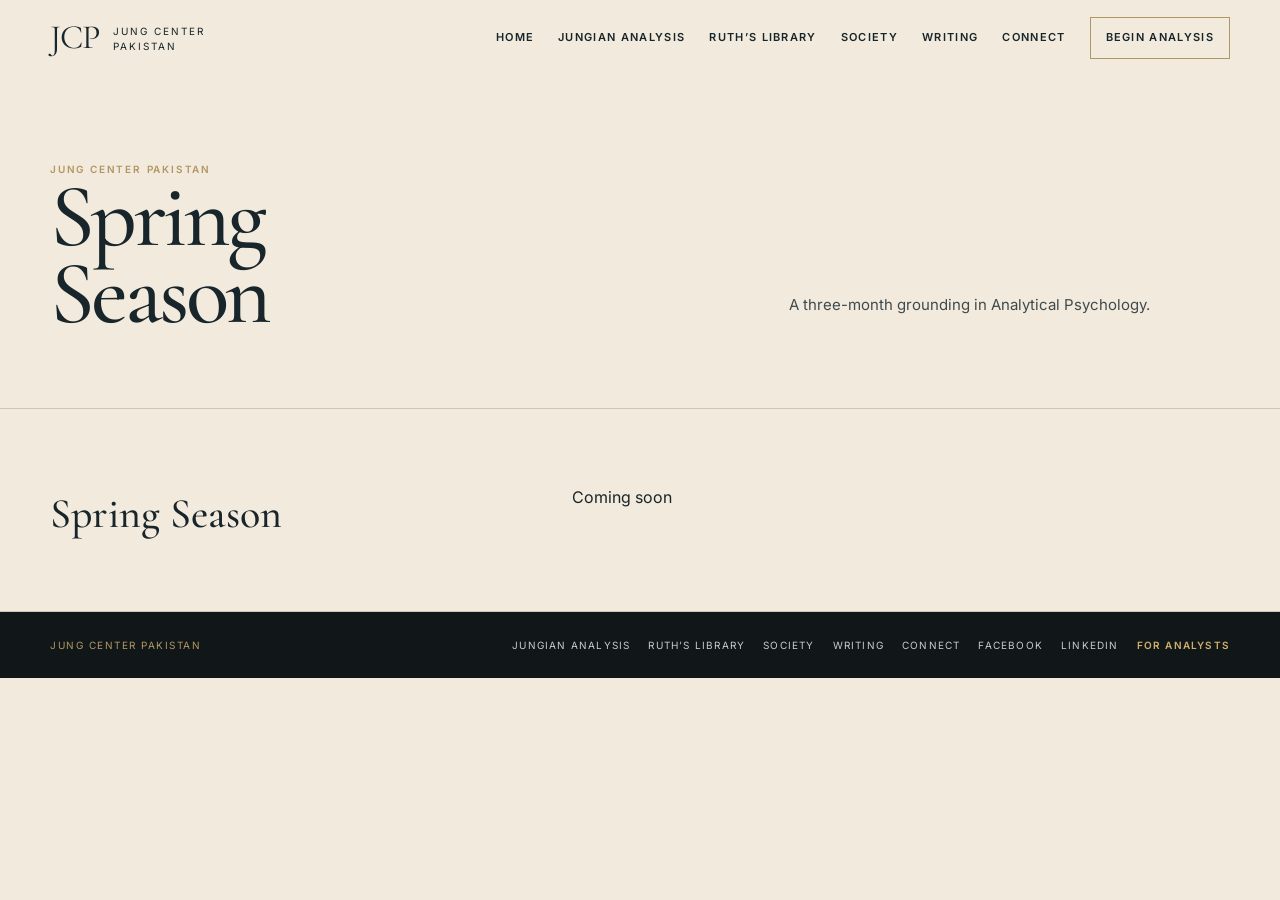
<file: spring-season.html>
<!DOCTYPE html>

<html><head><meta charset="utf-8"/><meta content="width=device-width,initial-scale=1" name="viewport"/><title>Spring Season — Jung Center Pakistan</title><link href="styles.css" rel="stylesheet"/><meta content="Spring seasonal learning offerings from Jung Center Pakistan." name="description"/><link href="https://www.jungianpakistan.org/spring-season.html" rel="canonical"/><meta content="Spring Season — Jung Center Pakistan" property="og:title"/><meta content="Spring seasonal learning offerings from Jung Center Pakistan." property="og:description"/><meta content="https://www.jungianpakistan.org/spring-season.html" property="og:url"/><meta content="Jung Center Pakistan" property="og:site_name"/></head><body><div class="page-header"><header class="site-header"><div class="shell"><a class="brand" href="index.html"><span class="brand-mark">JCP</span><span class="brand-name">Jung Center<br/>Pakistan</span></a><button aria-expanded="false" class="menu-toggle">Menu</button><nav class="nav"><a href="index.html">Home</a><a href="jungian-analysis.html">Jungian Analysis</a><a href="ruths-library.html">Ruth’s Library</a><a href="society.html">Society</a><a href="writing.html">Writing</a>
<a href="connect.html">Connect</a><a class="book" href="begin-analysis.html">Begin Analysis</a></nav></div></header><div class="shell page-intro page-intro-grid"><div><div class="eyebrow">Jung Center Pakistan</div><h1 class="page-title">Spring<br/>Season</h1></div><div><p class="page-lede">A three-month grounding in Analytical Psychology.</p></div></div></div><section class="editorial-section ivory"><div class="shell section-grid"><div><h2 class="section-title">Spring Season</h2></div><div class="copy-col"><p>Coming soon</p></div></div></section><footer class="site-footer"><div class="shell footer-grid"><div class="footer-brand">Jung Center Pakistan</div><nav class="footer-nav"><a href="jungian-analysis.html">Jungian Analysis</a><a href="ruths-library.html">Ruth’s Library</a><a href="society.html">Society</a><a href="writing.html">Writing</a>
<a href="connect.html">Connect</a><a href="https://www.facebook.com/JungianPakistan" target="_blank" rel="noopener noreferrer">Facebook</a><a href="https://pk.linkedin.com/in/dr-yasmeen-anwer-760810267" target="_blank" rel="noopener noreferrer">LinkedIn</a><a class="analysts-link" href="for-analysts.html">For Analysts</a></nav></div></footer><script src="script.js"></script></body></html>
</file>
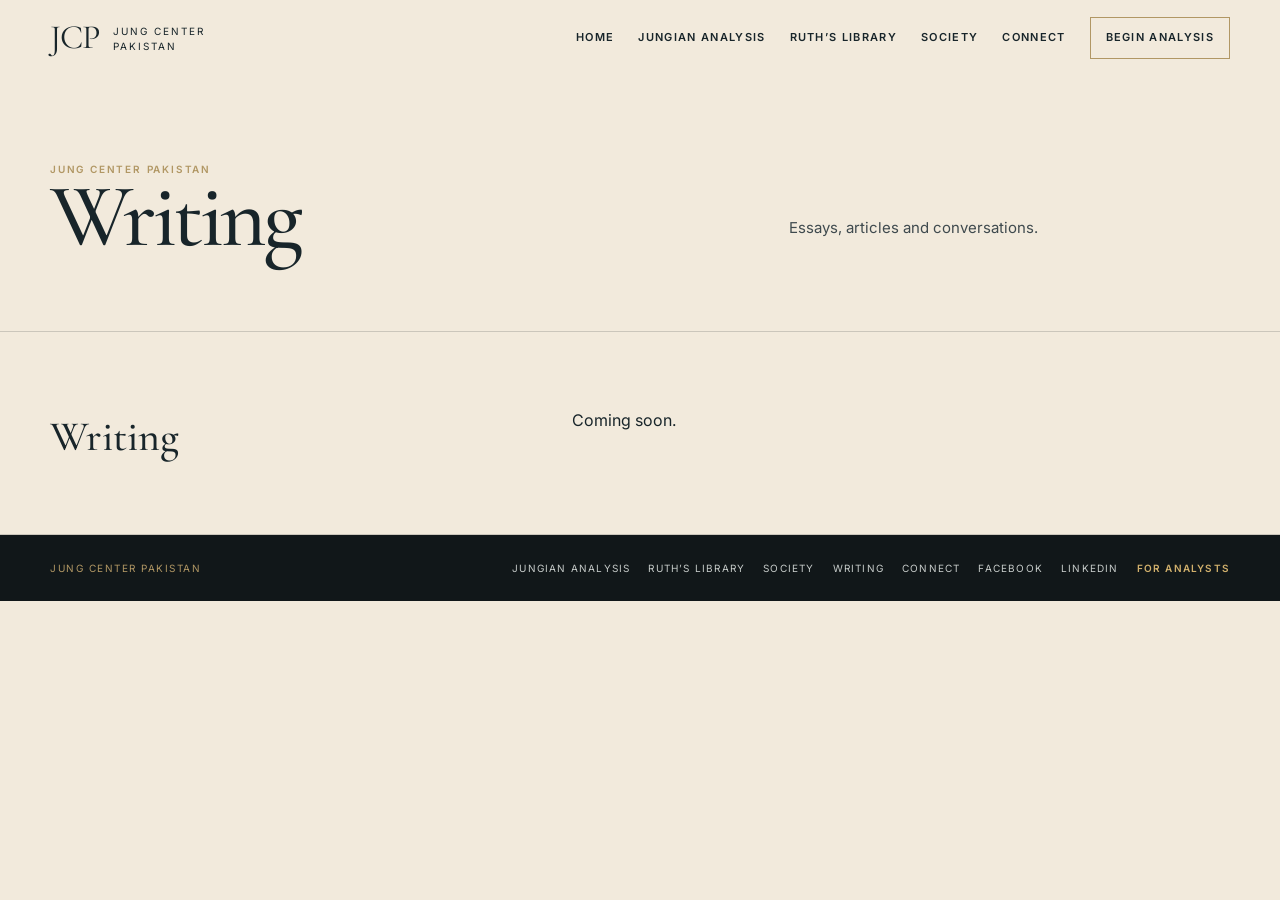
<file: writing.html>
<!DOCTYPE html>
<html lang="en"><head><meta charset="utf-8"/><meta content="width=device-width,initial-scale=1" name="viewport"/><title>Writing — Jung Center Pakistan</title><link href="styles.css" rel="stylesheet"/><meta content="Essays, articles and conversations from Jung Center Pakistan." name="description"/><link href="https://www.jungianpakistan.org/writing.html" rel="canonical"/><meta content="Writing — Jung Center Pakistan" property="og:title"/><meta content="Essays, articles and conversations from Jung Center Pakistan." property="og:description"/><meta content="https://www.jungianpakistan.org/writing.html" property="og:url"/><meta content="Jung Center Pakistan" property="og:site_name"/></head><body>
<div class="page-header"><header class="site-header"><div class="shell"><a class="brand" href="index.html"><span class="brand-mark">JCP</span><span class="brand-name">Jung Center<br/>Pakistan</span></a><button aria-expanded="false" class="menu-toggle">Menu</button><nav class="nav"><a href="index.html">Home</a><a href="jungian-analysis.html">Jungian Analysis</a><a href="ruths-library.html">Ruth’s Library</a><a href="society.html">Society</a><a href="connect.html">Connect</a><a class="book" href="begin-analysis.html">Begin Analysis</a></nav></div></header><div class="shell page-intro page-intro-grid"><div><div class="eyebrow">Jung Center Pakistan</div><h1 class="page-title">Writing</h1></div><div><p class="page-lede">Essays, articles and conversations.</p></div></div></div>
<section class="editorial-section ivory"><div class="shell section-grid"><div><h2 class="section-title">Writing</h2></div><div class="copy-col writing-index"><p class="writing-empty">Coming soon.</p><!-- Add future essay/article entries here. Keep each title linked to its own page or to its canonical home on Dr Yasmeen Anwer’s personal site. --></div></div></section>
<footer class="site-footer"><div class="shell footer-grid"><div class="footer-brand">Jung Center Pakistan</div><nav aria-label="Footer navigation" class="footer-nav"><a href="jungian-analysis.html">Jungian Analysis</a><a href="ruths-library.html">Ruth’s Library</a><a href="society.html">Society</a><a href="writing.html">Writing</a><a href="connect.html">Connect</a><a href="https://www.facebook.com/JungianPakistan" target="_blank" rel="noopener noreferrer">Facebook</a><a href="https://pk.linkedin.com/in/dr-yasmeen-anwer-760810267" target="_blank" rel="noopener noreferrer">LinkedIn</a><a class="analysts-link" href="for-analysts.html">For Analysts</a></nav></div></footer><script src="script.js"></script></body></html>
</file>
<file: styles.css>
@import url('https://fonts.googleapis.com/css2?family=Cormorant+Garamond:wght@400;500;600&family=Inter:wght@400;500;600&display=swap');

:root{
  --ink:#18252a;
  --ink-soft:#3f4a4e;
  --gold:#B19764;
  --gold-dark:#8E7950;
  --zinc:#c9cecd;
  --bluegrey:#c6ced0;
  --ivory:#f2eadc;
  --ivory-deep:#e9dfcf;
  --line:rgba(24,37,42,.18);
  --rust:rgba(122,65,24,.86);
  --ochre:rgba(119,92,43,.84);
  --slate:rgba(47,56,58,.86);
  --max:1180px;
  --serif:"Cormorant Garamond", Georgia, serif;
  --sans:"Inter", Arial, sans-serif;
}

*{box-sizing:border-box}
html{scroll-behavior:smooth}
body{
  margin:0;
  color:var(--ink);
  font-family:var(--sans);
  background:var(--ivory);
  line-height:1.55;
}
a{color:inherit}
img{max-width:100%;display:block}
button,input,textarea{font:inherit}
.shell{width:min(calc(100% - 48px),var(--max));margin-inline:auto}

.site-header{
  position:absolute; inset:0 0 auto 0; z-index:20;
  height:76px;
}
.site-header .shell{
  height:100%; display:flex; align-items:center; gap:34px;
}
.brand{
  display:flex; align-items:flex-start; gap:14px; text-decoration:none; color:var(--gold);
  flex:0 0 auto;
}
.brand-mark{
  font-family:var(--serif); font-size:34px; line-height:.92; letter-spacing:-.03em;
}
.brand-name{
  font-size:10px; letter-spacing:.2em; line-height:1.5; text-transform:uppercase; margin-top:2px;
}
.nav{
  margin-left:auto; display:flex; align-items:center; gap:24px;
}
.nav a{
  text-decoration:none; font-size:11px; font-weight:600; letter-spacing:.12em; text-transform:uppercase;
}
.nav a:hover,.nav a:focus-visible{color:var(--gold)}
.nav .book{border:1px solid var(--gold); padding:11px 15px; color:var(--gold)}
.menu-toggle{display:none;background:none;border:1px solid currentColor;padding:8px 10px}

.hero{
  min-height:650px;
  position:relative;
  background-image:url("assets/lake-original.jpg");
  background-size:cover;
  background-position:center 68%;
  overflow:hidden;
}
.hero .site-header,.hero .site-header a{color:var(--ink)}
.hero-inner{
  width:min(calc(100% - 48px),var(--max));
  min-height:650px;
  margin:auto;
  display:grid;
  align-items:center;
  grid-template-columns:minmax(0,560px) 1fr;
  padding-top:90px;
}
.hero-copy{
  padding:56px 0 24px;
  position:relative;
  isolation:isolate;
}
.hero-copy::before{
  content:"";
  position:absolute;
  z-index:-1;
  left:-48px;
  top:24px;
  width:min(610px,calc(100% + 92px));
  height:330px;
  background:rgba(199,211,215,.22);
  -webkit-backdrop-filter:blur(13px);
  backdrop-filter:blur(13px);
  -webkit-mask-image:radial-gradient(ellipse 78% 72% at 46% 48%,#000 42%,rgba(0,0,0,.82) 62%,rgba(0,0,0,.28) 82%,transparent 100%);
  mask-image:radial-gradient(ellipse 78% 72% at 46% 48%,#000 42%,rgba(0,0,0,.82) 62%,rgba(0,0,0,.28) 82%,transparent 100%);
  pointer-events:none;
}
.hero h1{
  font-family:var(--serif); font-size:clamp(4rem,7vw,6.7rem); line-height:.88; font-weight:500;
  letter-spacing:-.04em; margin:0 0 30px; max-width:600px; color:#142126;
}
.kicker{
  text-transform:uppercase; letter-spacing:.14em; color:#755f38; font-weight:600; font-size:12px;
}
.hero .rule,.section-rule{width:72px;height:1px;background:var(--gold);margin:18px 0 28px}
.hero-intro{max-width:380px;font-size:15px;color:#26363b;margin:0 0 26px}
.hero-actions{display:flex;flex-wrap:wrap;gap:12px;align-items:center}
.btn{
  display:inline-flex;align-items:center;justify-content:center;
  min-height:44px;padding:0 18px;border:1px solid var(--gold);color:var(--gold);
  text-decoration:none;text-transform:uppercase;letter-spacing:.12em;font-size:10px;font-weight:600;
  background:rgba(242,234,220,.18); backdrop-filter:none;
}
.btn.primary{background:var(--gold);color:#fff;border-color:var(--gold)}
.btn.ghost{background:transparent;border-color:rgba(24,37,42,.45);color:var(--ink)}
.btn:hover{filter:brightness(.96)}
.hero-index{
  position:absolute; right:max(30px,4vw); top:38%; display:grid; gap:18px; font-size:12px;
}
.hero-index .active{color:var(--gold)}

.threshold-stories{
  position:relative;
  display:grid;grid-template-columns:repeat(3,1fr);
  min-height:300px;
  background-image:url("assets/lake-original.jpg");
  background-size:cover;
  background-position:center bottom;
  overflow:hidden;
}
.threshold-stories::before{
  content:"";position:absolute;inset:0;background:rgba(255,255,255,.03);pointer-events:none;
}
.story{
  position:relative; z-index:1; min-height:320px;
  padding:42px 5vw 34px;
  color:#f3eee7;
  border-right:1px solid rgba(255,255,255,.045);
}
.story:last-child{border-right:0}
.story.one{background:var(--rust)}
.story.two{background:var(--ochre)}
.story.three{background:var(--slate)}
.story::before{
  content:"";position:absolute;left:0;right:0;top:0;height:28px;
  background:linear-gradient(to bottom,rgba(226,232,229,.14),rgba(226,232,229,0));
  pointer-events:none;
}
.story .roman{font-family:var(--serif);font-size:26px;color:#B19764}
.story h2{font-family:var(--serif);font-weight:500;font-size:28px;margin:12px 0 12px}
.story p{font-size:13px;max-width:330px}
.story .story-link{
  position:absolute;left:5vw;bottom:30px;color:#B19764;text-decoration:none;
  font-size:10px;letter-spacing:.15em;text-transform:uppercase;border-bottom:1px solid #B19764;padding-bottom:5px
}

.center-story{
  background:var(--bluegrey);
  min-height:560px;
  padding:72px 0;
}
.center-story-grid{
  display:grid;grid-template-columns:30% 1fr;gap:9%;
  align-items:stretch;
}
.image-placeholder{
  border:1px solid rgba(24,37,42,.22);
  min-height:420px;
  display:flex;align-items:center;justify-content:center;text-align:center;
  color:rgba(24,37,42,.45);
  font-size:10px;letter-spacing:.18em;text-transform:uppercase;
}
.center-copy{padding:28px 0;max-width:640px}
.eyebrow{
  color:var(--gold);text-transform:uppercase;letter-spacing:.18em;font-size:10px;font-weight:600;
}
.display{
  font-family:var(--serif);font-size:clamp(2.7rem,4.3vw,4rem);font-weight:500;line-height:1.02;letter-spacing:-.025em;margin:8px 0 0;
}
.placeholder{
  color:#5c6669;
  border-left:1px solid var(--gold);
  padding-left:18px;
  max-width:680px;
}
.placeholder strong{
  display:block;color:var(--gold);font-size:10px;letter-spacing:.14em;text-transform:uppercase;margin-bottom:6px;
}

.psych-feature{
  position:relative;
  min-height:360px;
  color:var(--ink);
  background-image:url("assets/rocks-original-rotated.jpg");
  background-size:cover;
  background-position:center;
  overflow:hidden;
}
.psych-feature::before{
  content:"";position:absolute;inset:0;background:rgba(202,208,208,.76);
}
.psych-feature .shell{
  position:relative;z-index:1;min-height:360px;display:grid;grid-template-columns:1fr 1.4fr;gap:9%;align-items:center;
  padding-block:56px;
}
.psych-feature h2{font-family:var(--serif);font-size:54px;line-height:.95;font-weight:500;margin:0}
.psych-feature .sub{font-family:var(--serif);font-size:24px;margin-top:12px;color:var(--ink-soft)}
.psych-feature .feature-copy{max-width:580px}

.site-footer{
  background:#111719;color:#d9dddc;padding:26px 0 24px;
}
.footer-grid{display:flex;align-items:center;gap:24px;justify-content:space-between}
.footer-brand{color:var(--gold);letter-spacing:.15em;text-transform:uppercase;font-size:10px}
.footer-nav{display:flex;gap:18px;flex-wrap:wrap;justify-content:flex-end}
.footer-nav a{text-decoration:none;font-size:10px;text-transform:uppercase;letter-spacing:.12em;color:#c7ccca}
.footer-nav a:hover{color:var(--gold)}
.footer-copyright{font-size:9px;letter-spacing:.04em;color:#8f9999;margin-top:8px}

.page-header{
  position:relative;background:var(--ivory);border-bottom:1px solid var(--line);
}
.page-header .site-header{position:relative;color:var(--ink)}
.page-header .site-header a{color:var(--ink)}
.page-intro{padding:86px 0 76px}
.page-intro-grid{display:grid;grid-template-columns:1.15fr .85fr;gap:12%;align-items:end}
.page-title{font-family:var(--serif);font-size:clamp(4rem,7vw,6.5rem);line-height:.86;font-weight:500;letter-spacing:-.04em;margin:0}
.page-subtitle{font-family:var(--serif);font-size:30px;color:var(--ink-soft);margin:18px 0 0}
.page-lede{font-size:15px;color:var(--ink-soft);max-width:500px}

.editorial-section{padding:76px 0;border-bottom:1px solid var(--line)}
.editorial-section.zinc{background:#d7dcdb}
.editorial-section.bluegrey{background:#cdd4d5}
.editorial-section.ivory{background:var(--ivory)}
.section-grid{display:grid;grid-template-columns:.38fr .62fr;gap:10%;align-items:start}
.section-grid.reverse{grid-template-columns:.62fr .38fr}
.section-label{font-size:10px;text-transform:uppercase;letter-spacing:.18em;color:var(--gold);font-weight:600}
.section-title{font-family:var(--serif);font-size:42px;font-weight:500;line-height:1.02;margin:8px 0 0}
.copy-col{max-width:640px}
.copy-col p{margin-top:0;text-align:justify;text-justify:inter-word}.copy-col .placeholder{margin-top:0}
.practical-list{border-top:1px solid var(--line)}
.practical-row{display:grid;grid-template-columns:180px 1fr;gap:28px;padding:15px 0;border-bottom:1px solid var(--line);font-size:14px}
.practical-row dt{text-transform:uppercase;letter-spacing:.12em;font-size:10px;color:var(--gold)}
.practical-row dd{margin:0;color:var(--ink-soft)}
.cta-band{padding:64px 0;background:#1d292d;color:#f4f0e9}
.cta-band .shell{display:flex;justify-content:space-between;gap:40px;align-items:center}
.cta-band h2{font-family:var(--serif);font-weight:500;font-size:48px;margin:0}
.cta-band p{max-width:560px;color:#c6cecc}

.contact-routes{display:grid;grid-template-columns:repeat(3,1fr);gap:0;border-top:1px solid var(--line)}
.contact-route{padding:34px 30px;border-right:1px solid var(--line);min-height:220px}
.contact-route:last-child{border-right:0}
.contact-route h3{font-family:var(--serif);font-size:30px;font-weight:500;margin:8px 0 12px}
.contact-route p{font-size:14px;color:var(--ink-soft)}
.text-link{color:var(--gold);font-size:10px;letter-spacing:.14em;text-transform:uppercase;text-decoration:none;border-bottom:1px solid var(--gold);padding-bottom:4px}

.status-note{
  margin-top:26px;padding:18px 0;border-top:1px solid var(--line);border-bottom:1px solid var(--line);
  color:var(--ink-soft);font-size:14px
}

@media (max-width:960px){
  .site-header{position:relative;background:rgba(242,234,220,.94);height:auto}
  .site-header .shell{min-height:68px;flex-wrap:wrap}
  .menu-toggle{display:block;margin-left:auto}
  .nav{display:none;width:100%;margin:0;padding:10px 0 18px;flex-direction:column;align-items:flex-start;gap:14px}
  .nav.open{display:flex}
  .hero{min-height:620px;background-position:center 70%}
  .hero-inner{min-height:550px;grid-template-columns:1fr;padding-top:20px;align-items:end}
  .hero-copy{padding-bottom:50px}
  .hero-index{display:none}
  .threshold-stories{grid-template-columns:1fr}
  .story{min-height:300px;border-right:0;border-bottom:1px solid rgba(255,255,255,.06);padding-left:7vw;padding-right:7vw}
  .story .story-link{left:7vw}
  .center-story-grid,.psych-feature .shell,.page-intro-grid,.section-grid,.section-grid.reverse{grid-template-columns:1fr;gap:38px}
  .center-story{min-height:auto}
  .image-placeholder{min-height:360px}
  .contact-routes{grid-template-columns:1fr}
  .contact-route{border-right:0;border-bottom:1px solid var(--line)}
  .cta-band .shell{flex-direction:column;align-items:flex-start}
    .founder-photo{margin-top:0}
}
@media (max-width:640px){
  .shell,.hero-inner{width:min(calc(100% - 32px),var(--max))}
  .brand-name{display:none}
  .hero h1{font-size:4.2rem}
  .hero-actions{align-items:stretch;flex-direction:column;max-width:290px}
  .btn{width:100%}
  .story{min-height:330px}
  .page-intro{padding:56px 0}
  .editorial-section{padding:54px 0}
  .page-title{font-size:4rem}
  .display{font-size:2.9rem}
  .psych-feature h2{font-size:44px}
  .footer-grid{flex-direction:column;align-items:flex-start}
  .footer-nav{justify-content:flex-start}
  .practical-row{grid-template-columns:1fr;gap:5px}
}


/* LOCAL HERO CTA COLOUR ONLY */
.hero .btn.primary{
  background:#B19764;
  border-color:#B19764;
  color:#fff;
}


/* LOCAL HERO TYPOGRAPHY SUPPORT FIELD — EDGE DISSOLUTION ONLY */
.hero-copy{
  position:relative;
  isolation:isolate;
}
.hero-copy::before{
  content:"";
  position:absolute;
  z-index:-1;
  top:18px;
  bottom:-8px;
  left:-34px;
  right:-78px;

  /* Broad rectangular field; pale cool lake-derived support. */
  background:
    linear-gradient(
      90deg,
      rgba(201,213,215,.46) 0%,
      rgba(201,213,215,.43) 58%,
      rgba(201,213,215,.31) 72%,
      rgba(201,213,215,.15) 86%,
      rgba(201,213,215,0) 100%
    );

  /* Blur the photograph through the field without altering the source image. */
  -webkit-backdrop-filter:blur(10px);
  backdrop-filter:blur(10px);

  /* Preserve architectural top/left/bottom edges; dissolve primarily to the right,
     with only a restrained lower-right release. */
  -webkit-mask-image:
    linear-gradient(90deg,#000 0%,#000 69%,rgba(0,0,0,.82) 79%,rgba(0,0,0,.42) 91%,transparent 100%),
    linear-gradient(180deg,#000 0%,#000 82%,rgba(0,0,0,.94) 91%,rgba(0,0,0,.78) 100%);
  -webkit-mask-composite:source-in;
  mask-image:
    linear-gradient(90deg,#000 0%,#000 69%,rgba(0,0,0,.82) 79%,rgba(0,0,0,.42) 91%,transparent 100%),
    linear-gradient(180deg,#000 0%,#000 82%,rgba(0,0,0,.94) 91%,rgba(0,0,0,.78) 100%);
  mask-composite:intersect;

  border:0;
  border-radius:0;
  box-shadow:none;
  pointer-events:none;
}

/* LOCAL STRUCTURAL ADDITION — EXISTING ROCKS SECTION ONLY */
.rocks-offering-links{margin-top:34px;padding-top:18px;border-top:1px solid rgba(24,37,42,.18);display:grid}
.rocks-offering-links a{display:block;padding:11px 0;border-bottom:1px solid rgba(24,37,42,.18);color:var(--ink);text-decoration:none;font-family:var(--serif);font-size:20px;line-height:1.15}
.rocks-offering-links a:hover,.rocks-offering-links a:focus-visible{color:var(--gold)}

.about-copy{max-width:640px;color:var(--ink-soft)} .about-copy p{margin:0 0 18px}
.current-work{background:var(--ivory);border-top:1px solid var(--line);border-bottom:1px solid var(--line);padding:74px 0}
.current-work-grid{display:grid;grid-template-columns:.38fr .62fr;gap:10%;align-items:start}
.offering-index{border-top:1px solid var(--line)}
.offering-row{display:grid;grid-template-columns:180px 1fr 24px;gap:28px;align-items:center;min-height:104px;padding:22px 0;border-bottom:1px solid var(--line);text-decoration:none}
.offering-kind{color:var(--gold);text-transform:uppercase;letter-spacing:.14em;font-size:10px;font-weight:600}
.offering-name{font-family:var(--serif);font-size:27px;line-height:1.08}.offering-arrow{color:var(--gold);font-size:22px}
.offering-row:hover .offering-name,.offering-row:focus-visible .offering-name{color:var(--gold)}
.offering-facts{border-top:1px solid var(--line);margin-top:28px}.offering-fact{display:grid;grid-template-columns:180px 1fr;gap:28px;padding:15px 0;border-bottom:1px solid var(--line)}
.offering-fact dt{color:var(--gold);text-transform:uppercase;letter-spacing:.12em;font-size:10px}.offering-fact dd{margin:0;color:var(--ink-soft)}.pending{color:rgba(24,37,42,.52);font-style:italic}
.topic-slots{border-top:1px solid var(--line);margin-top:18px}.topic-slot{min-height:76px;display:flex;align-items:center;border-bottom:1px solid var(--line);color:rgba(24,37,42,.52);font-family:var(--serif);font-size:22px}
@media(max-width:960px){.current-work-grid{grid-template-columns:1fr;gap:38px}}
@media(max-width:640px){.offering-row{grid-template-columns:1fr 20px;gap:8px 14px}.offering-kind{grid-column:1/-1}.offering-name{font-size:24px}.offering-fact{grid-template-columns:1fr;gap:5px}}

/* LOCAL COPY UPDATE — STORY OF THE CENTER: spacing accommodation only */
.about-copy p{margin:0 0 20px;text-align:justify;text-justify:inter-word}
.about-copy p:last-child{margin-bottom:0}


/* LOCAL IMAGE UPDATE — STORY OF THE CENTER FOUNDER PHOTOGRAPH ONLY */
.founder-photo{
  width:min(240px, 100%);
  height:auto;
  overflow:visible;
  margin-left:auto;
  margin-right:0;
  margin-top:38px;
}
.founder-photo img{
  display:block;
  width:100%;
  height:auto;
  max-width:100%;
  object-fit:contain;
  object-position:center top;
  filter:none;
}

/* LOCAL CONTENT UPDATE — JUNGIAN PSYCHOTHERAPY */
.psychotherapy-copy{max-width:640px}
.psychotherapy-copy p{margin:0 0 22px}
.psychotherapy-copy p{margin:0 0 22px;text-align:justify;text-justify:inter-word}
/* LOCAL EDIT — SOCIETY PAGE ONLY */
.society-qa{max-width:640px}
.society-qa-item{padding:0 0 26px;margin:0 0 28px;border-bottom:1px solid var(--line)}
.society-qa-item h2{margin:0 0 9px;font-family:var(--serif);font-size:25px;line-height:1.15;font-weight:400}
.society-qa-item p{margin:0;color:var(--ink-soft)}
.society-action{margin-top:34px}
.society-qa-item p{margin:0;color:var(--ink-soft);text-align:justify;text-justify:inter-word}.society-interest-link[aria-disabled="true"]{cursor:default}

/* LOCAL RUTH'S LIBRARY SPACING ONLY */
.ruth-library-copy{max-width:640px}.ruth-library-copy p{margin:0 0 22px;text-align:justify;text-justify:inter-word}
.ruth-library-copy blockquote{margin:4px 0 24px;padding:0;border:0;font:inherit;color:var(--ink-soft)}

/* LOCAL ADDITION — FOR ANALYSTS */
.analysts-page .copy-col h2,.submission-terms h2{font-family:var(--serif);font-weight:400;line-height:1.15;margin:34px 0 12px}
#analyst-form label{display:block;margin:0 0 20px}#analyst-form input:not([type="radio"]):not([type="checkbox"]),#analyst-form textarea{display:block;width:100%;box-sizing:border-box;margin-top:7px;padding:11px 12px;border:1px solid rgba(24,37,42,.28);background:rgba(255,255,255,.38);font:inherit;color:var(--ink)}
#analyst-form fieldset{border:0;padding:0;margin:0 0 28px}#analyst-form legend{font-family:var(--serif);font-size:22px;margin-bottom:14px}
#analyst-form fieldset label,.terms-check{display:flex;gap:10px;align-items:flex-start}.submission-terms{margin:36px 0 26px}.submission-terms p{margin:0 0 14px}


/* Quiet professional doorway: visible without becoming a public-facing CTA */
.footer-nav .analysts-link {
  color: #d1b06c;
  font-weight: 600;
}
.footer-nav .analysts-link:hover,
.footer-nav .analysts-link:focus-visible {
  opacity: .78;
}
.analysts-intro .page-title {
  max-width: 12ch;
}


/* FINAL TYPOGRAPHY REVIEW — keep the two-line title close, but visibly intentional */
.hero h1{line-height:.92;}

/* Quiet forms across the site */
.jcp-form{margin-top:28px;max-width:720px}
.jcp-form label{display:block;margin:0 0 20px;font-size:14px;color:var(--ink-soft)}
.jcp-form input:not([type="radio"]):not([type="checkbox"]),.jcp-form textarea,.jcp-form select{display:block;width:100%;box-sizing:border-box;margin-top:7px;padding:11px 12px;border:1px solid rgba(24,37,42,.28);background:rgba(255,255,255,.38);font:inherit;color:var(--ink);border-radius:0}
.jcp-form fieldset{border:0;padding:0;margin:0 0 28px}.jcp-form legend{font-family:var(--serif);font-size:22px;margin-bottom:14px}
.jcp-form fieldset label,.jcp-form .terms-check{display:flex;gap:10px;align-items:flex-start}.jcp-form fieldset input,.jcp-form .terms-check input{margin-top:4px}
.form-note{margin-top:15px;font-size:13px;line-height:1.5;color:var(--ink-soft)}

/* Ruth's actual library photograph — small, left-aligned under the section heading */
.ruth-library-aside{align-self:start}
.ruth-library-aside .section-title{margin-bottom:0}
.ruth-photo-wrap{position:relative;width:min(100%,230px);margin-top:42px;line-height:0}
.ruth-photo-wrap img{display:block;width:100%;height:auto}
.ruth-photo-wrap::after{content:"";position:absolute;inset:0;background:rgba(238,234,224,.045);pointer-events:none}
@media (max-width:760px){.ruth-photo-wrap{width:min(58vw,230px);margin-top:30px;margin-bottom:38px}}

.analyst-gate .copy-col{max-width:680px}
</file>
